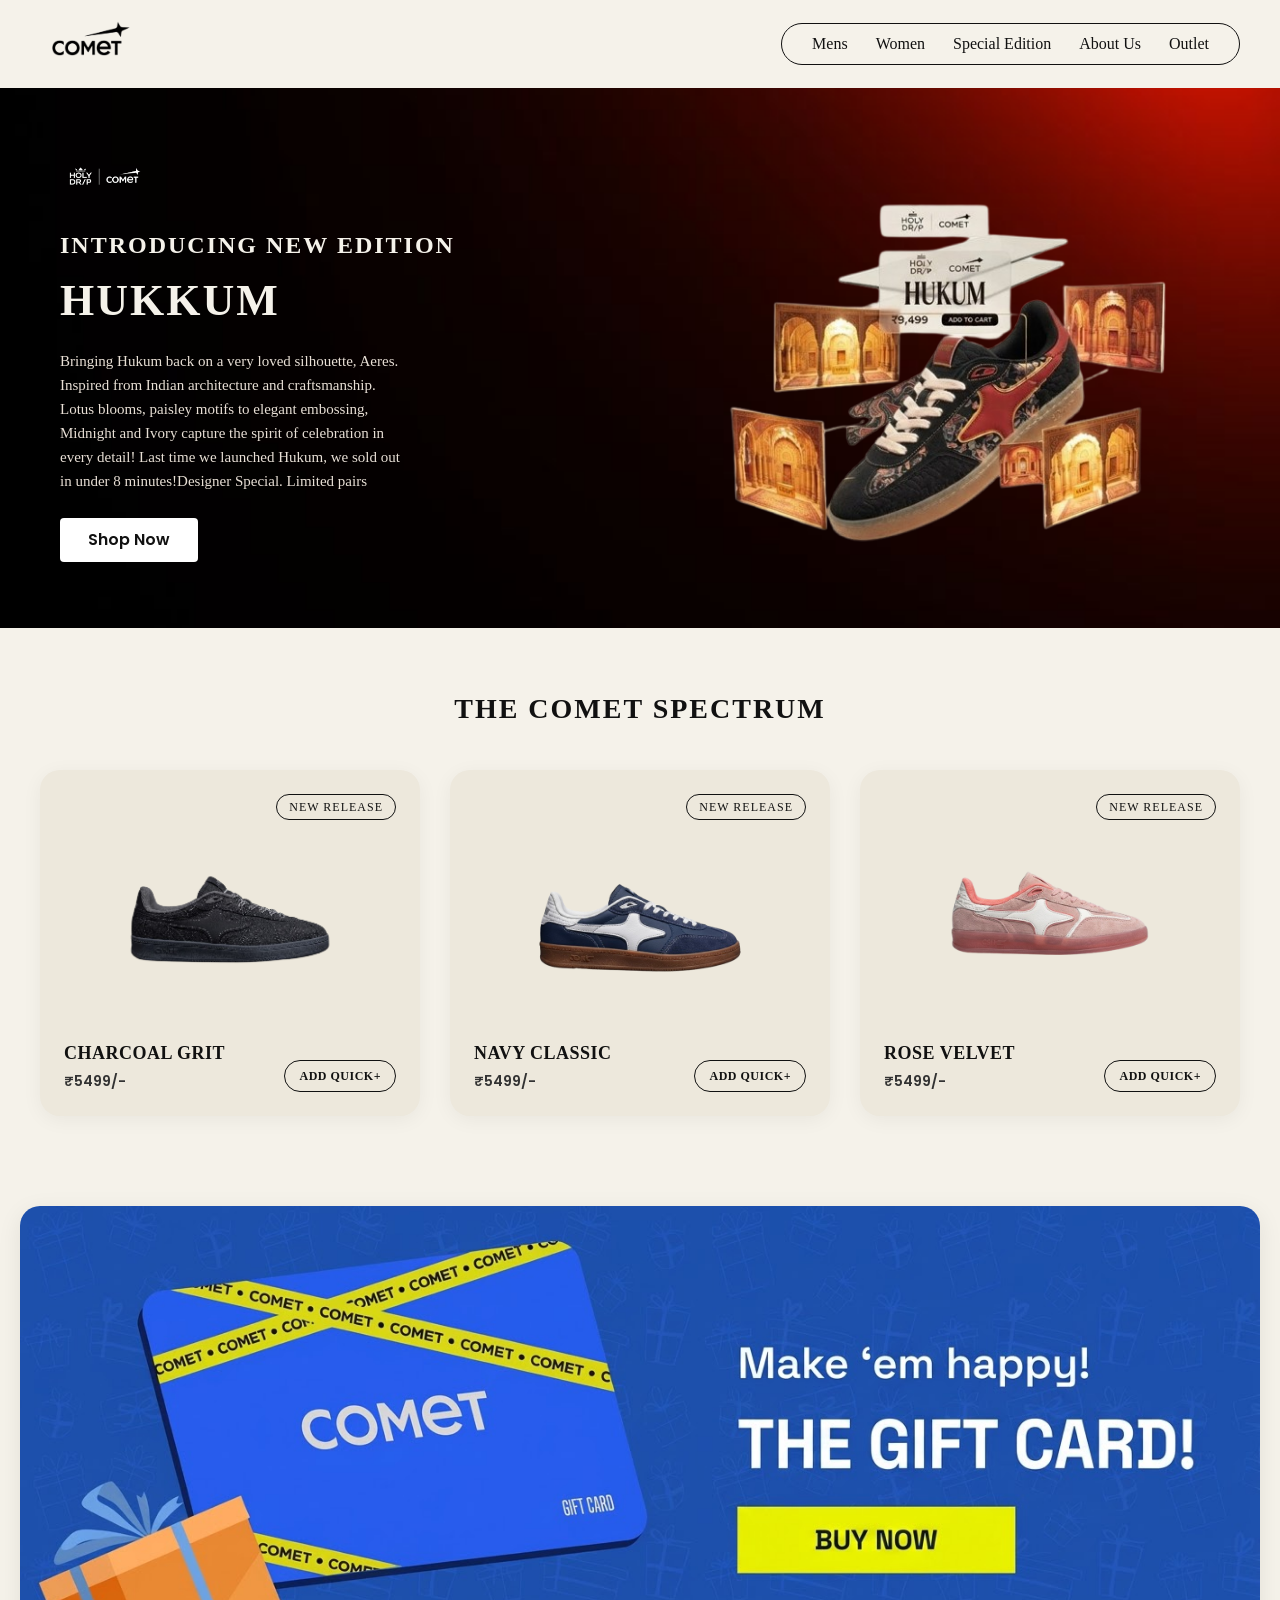
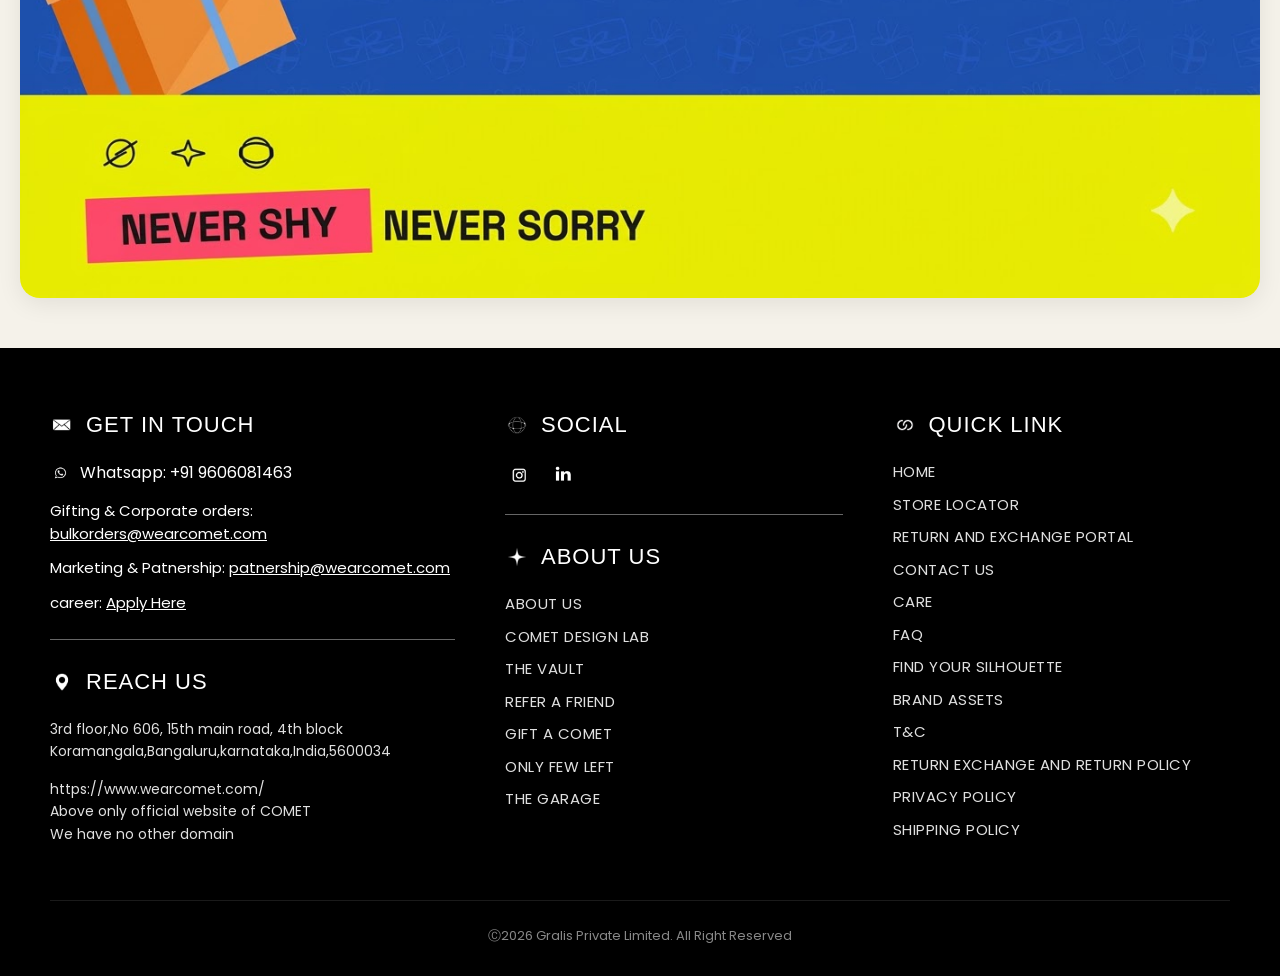
<file: index.html>
<!DOCTYPE html>
<html lang="en">
<head>
    <title>COMET - Never Shy, Never Sorry | Premium Footwear</title>
    
    <link rel="preconnect" href="https://fonts.googleapis.com">
    <link rel="preconnect" href="https://fonts.gstatic.com" crossorigin>
    <link href="https://fonts.googleapis.com/css2?family=Poppins:wght@400;500;600;700&family=Raleway:wght@400;500;600;700&display=swap" rel="stylesheet">
    
    <link rel="stylesheet" href="css/style.css">
</head>
<body>

    <header class="site-header">
        <div class="header-container">
            <a href="index.html" class="site-logo">
                <img src="images of comet/8b25b1e9570306f356c2cb9752175e42-removebg-preview.png" alt="COMET Logo">
            </a>
            <nav class="site-nav-pill">
                <a href="mens.html">Mens</a>
                <a href="women.html">Women</a>
                <a href="special-edition.html">Special Edition</a>
                <a href="about.html">About Us</a>
                <a href="outlet.html">Outlet</a>
            </nav>
        </div>
    </header>

    <section class="hero-banner">
        <div class="hero-content">
            <div class="hero-text">
                <div class="hero-subbrand">
                    <img src="images of comet/6ae3b7d3-7312-4130-9e22-61df5ea3f199-removebg-preview.png" alt="Holy Drip Comet">
                </div>
                <h2 class="hero-subtitle">INTRODUCING NEW EDITION</h2>
                <h1 class="hero-title">HUKKUM</h1>
                <p class="hero-description">
                    Bringing Hukum back on a very loved silhouette, Aeres.<br>
                    Inspired from Indian architecture and craftsmanship.<br>
                    Lotus blooms, paisley motifs to elegant embossing,<br>
                    Midnight and Ivory capture the spirit of celebration in<br>
                    every detail! Last time we launched Hukum, we sold out<br>
                    in under 8 minutes!Designer Special. Limited pairs
                </p>
                <a href="special-edition.html" class="shop-button">Shop Now</a>
            </div>
            <div class="hero-image-wrap">
                <img src="images of comet/f234cc98-1ab5-4716-bc20-b6852c169af82-removebg-preview.png" alt="Hukum Aeres Footwear">
            </div>
        </div>
    </section>

    <section class="spectrum-section">
        <h2 class="section-heading">THE COMET SPECTRUM</h2>
        <div class="spectrum-grid">

            <article class="spectrum-card">
                <div class="card-top-badge">
                    <span class="release-pill">NEW RELEASE</span>
                </div>
                <img src="images of comet/Edit_shoe_posture_with_shadow_20261017215130-removebg-preview.png" alt="Charcoal Grit Shoe" class="spectrum-shoe-img">
                <div class="spectrum-card-bottom">
                    <div class="spectrum-product-info">
                        <h3>CHARCOAL GRIT</h3>
                        <div class="price">₹5499/-</div>
                    </div>
                    <a href="#" class="add-quick-pill">ADD QUICK+</a>
                </div>
            </article>

            <article class="spectrum-card">
                <div class="card-top-badge">
                    <span class="release-pill">NEW RELEASE</span>
                </div>
                <img src="images of comet/Screenshot_2026-10-17_215141.png_20261017230557-removebg-preview.png" alt="Navy Classic Shoe" class="spectrum-shoe-img">
                <div class="spectrum-card-bottom">
                    <div class="spectrum-product-info">
                        <h3>NAVY CLASSIC</h3>
                        <div class="price">₹5499/-</div>
                    </div>
                    <a href="#" class="add-quick-pill">ADD QUICK+</a>
                </div>
            </article>

            <article class="spectrum-card">
                <div class="card-top-badge">
                    <span class="release-pill">NEW RELEASE</span>
                </div>
                <img src="images of comet/Screenshot_2026-10-17_215151.png_20261017230551-removebg-preview.png" alt="Rose Velvet Shoe" class="spectrum-shoe-img">
                <div class="spectrum-card-bottom">
                    <div class="spectrum-product-info">
                        <h3>ROSE VELVET</h3>
                        <div class="price">₹5499/-</div>
                    </div>
                    <a href="#" class="add-quick-pill">ADD QUICK+</a>
                </div>
            </article>

        </div>
    </section>

    <div class="wide-banner">
        <img src="images of comet/mens/Screenshot_2026-10-19_003227.png_20261019004645.jpg" alt="Make 'em Happy - The Gift Card">
    </div>

    <footer class="site-footer">
        <div class="footer-columns">

            <div class="footer-column">
                <div class="footer-col-header">
                    <img src="images of comet/dd03e586a6092e3eca9c7bbaea506a3c-removebg-preview.png" alt="Email Icon">
                    <h3>GET IN TOUCH</h3>
                </div>
                <div class="footer-info-block">
                    <div class="whatsapp-row">
                        <img src="images of comet/mens/7758ab132ce7fb81cf8831da082b1df1-removebg-preview.png" alt="WhatsApp Icon">
                        <span>Whatsapp: +91 9606081463</span>
                    </div>
                    <div class="footer-link-item">
                        Gifting &amp; Corporate orders: <span class="underlined">bulkorders@wearcomet.com</span>
                    </div>
                    <div class="footer-link-item">
                        Marketing &amp; Patnership: <span class="underlined">patnership@wearcomet.com</span>
                    </div>
                    <div class="footer-link-item">
                        career: <span class="underlined">Apply Here</span>
                    </div>
                </div>

                <hr class="footer-divider">

                <div class="footer-col-header">
                    <img src="images of comet/6cd795455341ba39f6067f410418b400-removebg-preview.png" alt="Location Icon">
                    <h3>REACH US</h3>
                </div>
                <p class="reach-address">
                    3rd floor,No 606, 15th main road, 4th block<br>
                    Koramangala,Bangaluru,karnataka,India,5600034
                </p>
                <p class="reach-domain">
                    https://www.wearcomet.com/<br>
                    Above only official website of COMET<br>
                    We have no other domain
                </p>
            </div>

            <div class="footer-column">
                <div class="footer-col-header">
                    <img src="images of comet/0519cd1486717b6fccb2a3f6cd9bdcf8-removebg-preview.png" alt="Social Icon">
                    <h3>SOCIAL</h3>
                </div>
                <div class="social-icons-row">
                    <a href="#"><img src="images of comet/b729337927b71753f13f5e0a84363047-removebg-preview.png" alt="Instagram Icon"></a>
                    <a href="#"><img src="images of comet/8625d6c136b8c6d04919f26ff797059b-removebg-preview.png" alt="LinkedIn Icon"></a>
                </div>

                <hr class="footer-divider">

                <div class="footer-col-header">
                    <img src="images of comet/7a214f47b0da3ccd63d98f4866f82f4b-removebg-preview.png" alt="About Us Icon">
                    <h3>ABOUT US</h3>
                </div>
                <ul class="footer-links-list">
                    <li><a href="about.html">ABOUT US</a></li>
                    <li>COMET DESIGN LAB</li>
                    <li><a href="special-edition.html">THE VAULT</a></li>
                    <li>REFER A FRIEND</li>
                    <li>GIFT A COMET</li>
                    <li>ONLY FEW LEFT</li>
                    <li>THE GARAGE</li>
                </ul>
            </div>

            <div class="footer-column">
                <div class="footer-col-header">
                    <img src="images of comet/0c6911369379591f881eb3ef45bb2727-removebg-preview.png" alt="Quick Link Icon">
                    <h3>QUICK LINK</h3>
                </div>
                <ul class="footer-links-list">
                    <li><a href="index.html">HOME</a></li>
                    <li>STORE LOCATOR</li>
                    <li>RETURN AND EXCHANGE PORTAL</li>
                    <li>CONTACT US</li>
                    <li>CARE</li>
                    <li>FAQ</li>
                    <li>FIND YOUR SILHOUETTE</li>
                    <li>BRAND ASSETS</li>
                    <li>T&amp;C</li>
                    <li>RETURN EXCHANGE AND RETURN POLICY</li>
                    <li>PRIVACY POLICY</li>
                    <li>SHIPPING POLICY</li>
                </ul>
            </div>

        </div>

        <div class="footer-copyright">
            Ⓒ2026 Gralis Private Limited. All Right Reserved
        </div>
    </footer>

</body>
</html>
</file>
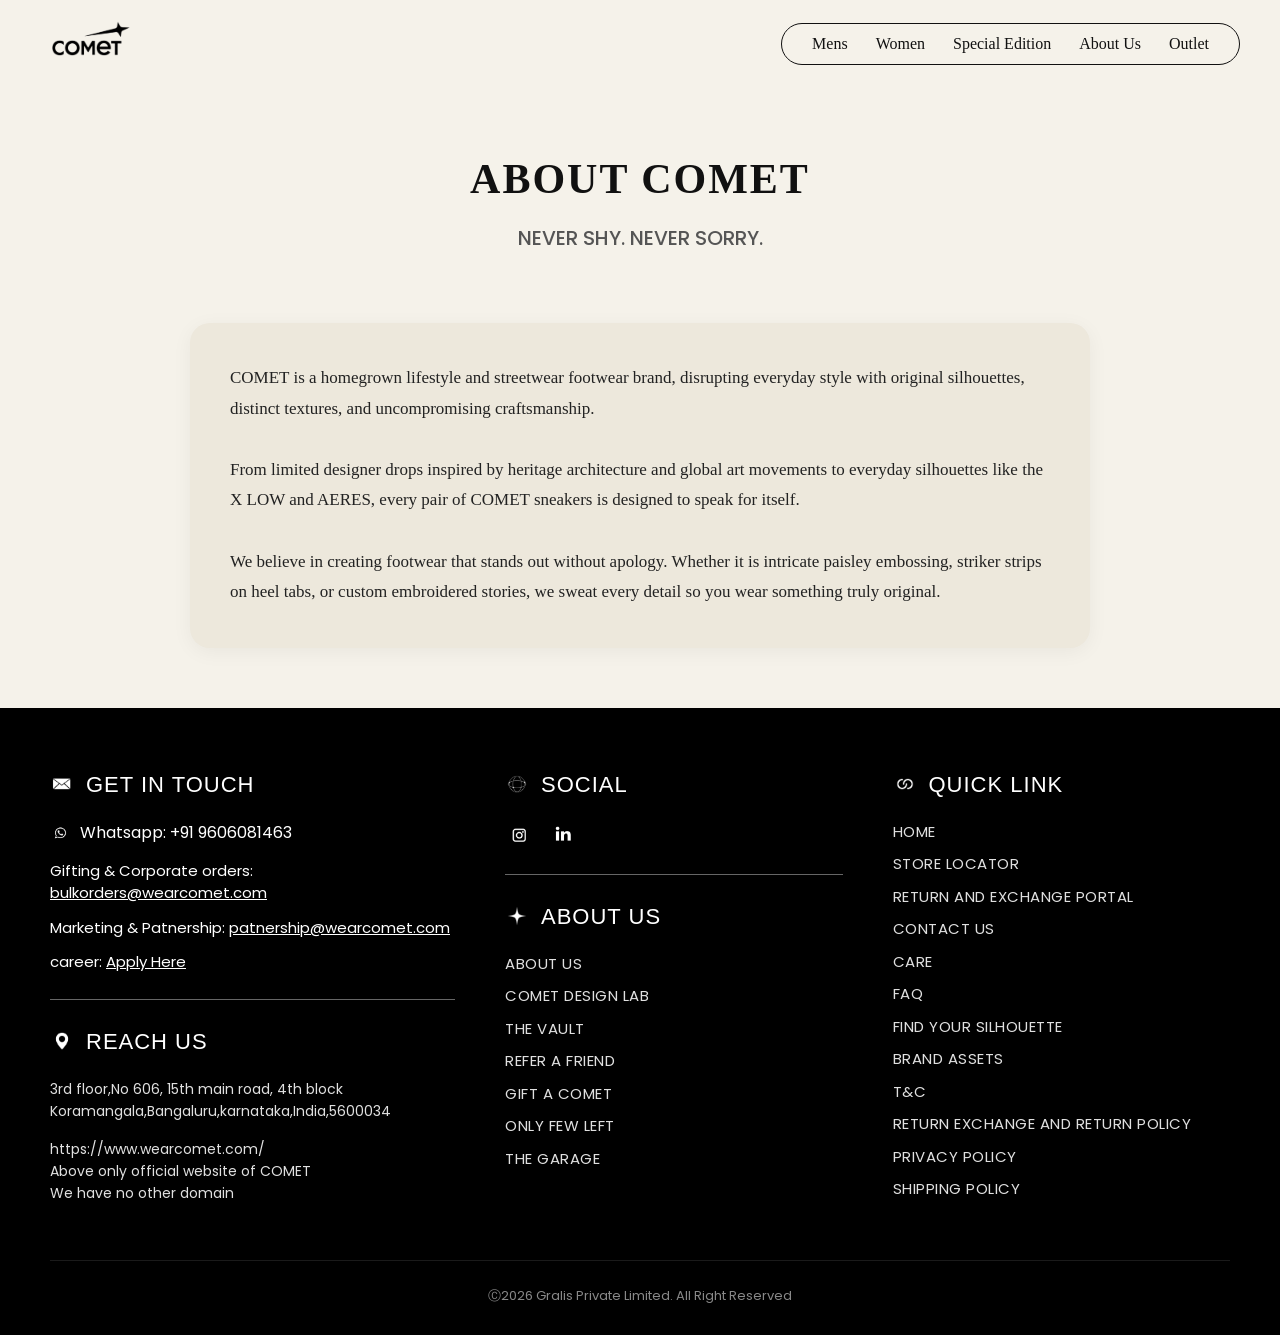
<file: about.html>
<!DOCTYPE html>
<html lang="en">
<head>
    <title>About Us - COMET</title>
    
    <link rel="preconnect" href="https://fonts.googleapis.com">
    <link rel="preconnect" href="https://fonts.gstatic.com" crossorigin>
    <link href="https://fonts.googleapis.com/css2?family=Poppins:wght@400;500;600;700&family=Raleway:wght@400;500;600;700&display=swap" rel="stylesheet">
    
    <link rel="stylesheet" href="css/style.css">
    <style>
        .about-hero {
            text-align: center;
            padding: 60px 20px 40px 20px;
            max-width: 900px;
            margin: 0 auto;
        }
        .about-hero h1 {
            font-family: 'Georgia', serif;
            font-size: 42px;
            letter-spacing: 2px;
            margin-bottom: 12px;
            text-transform: uppercase;
        }
        .about-hero h3 {
            font-family: 'Poppins', sans-serif;
            font-size: 20px;
            color: #555555;
            font-weight: 500;
            margin-bottom: 30px;
        }
        .about-content-card {
            background-color: #EDE8DC;
            border-radius: 20px;
            padding: 40px;
            max-width: 900px;
            margin: 0 auto 60px auto;
            box-shadow: 0 4px 20px rgba(0,0,0,0.05);
            font-family: 'Georgia', serif;
            font-size: 17px;
            line-height: 1.8;
            color: #222222;
        }
    </style>
</head>
<body>

    <header class="site-header">
        <div class="header-container">
            <a href="index.html" class="site-logo">
                <img src="images of comet/8b25b1e9570306f356c2cb9752175e42-removebg-preview.png" alt="COMET Logo">
            </a>
            <nav class="site-nav-pill">
                <a href="mens.html">Mens</a>
                <a href="women.html">Women</a>
                <a href="special-edition.html">Special Edition</a>
                <a href="about.html">About Us</a>
                <a href="outlet.html">Outlet</a>
            </nav>
        </div>
    </header>

    <main>
        <section class="about-hero">
            <h1>ABOUT COMET</h1>
            <h3>NEVER SHY. NEVER SORRY.</h3>
        </section>

        <section class="about-content-card">
            <p>
                COMET is a homegrown lifestyle and streetwear footwear brand, disrupting everyday style with original silhouettes, distinct textures, and uncompromising craftsmanship.
            </p>
            <br>
            <p>
                From limited designer drops inspired by heritage architecture and global art movements to everyday silhouettes like the X LOW and AERES, every pair of COMET sneakers is designed to speak for itself.
            </p>
            <br>
            <p>
                We believe in creating footwear that stands out without apology. Whether it is intricate paisley embossing, striker strips on heel tabs, or custom embroidered stories, we sweat every detail so you wear something truly original.
            </p>
        </section>
    </main>

    <footer class="site-footer">
        <div class="footer-columns">

            <div class="footer-column">
                <div class="footer-col-header">
                    <img src="images of comet/dd03e586a6092e3eca9c7bbaea506a3c-removebg-preview.png" alt="Email Icon">
                    <h3>GET IN TOUCH</h3>
                </div>
                <div class="footer-info-block">
                    <div class="whatsapp-row">
                        <img src="images of comet/mens/7758ab132ce7fb81cf8831da082b1df1-removebg-preview.png" alt="WhatsApp Icon">
                        <span>Whatsapp: +91 9606081463</span>
                    </div>
                    <div class="footer-link-item">
                        Gifting &amp; Corporate orders: <span class="underlined">bulkorders@wearcomet.com</span>
                    </div>
                    <div class="footer-link-item">
                        Marketing &amp; Patnership: <span class="underlined">patnership@wearcomet.com</span>
                    </div>
                    <div class="footer-link-item">
                        career: <span class="underlined">Apply Here</span>
                    </div>
                </div>

                <hr class="footer-divider">

                <div class="footer-col-header">
                    <img src="images of comet/6cd795455341ba39f6067f410418b400-removebg-preview.png" alt="Location Icon">
                    <h3>REACH US</h3>
                </div>
                <p class="reach-address">
                    3rd floor,No 606, 15th main road, 4th block<br>
                    Koramangala,Bangaluru,karnataka,India,5600034
                </p>
                <p class="reach-domain">
                    https://www.wearcomet.com/<br>
                    Above only official website of COMET<br>
                    We have no other domain
                </p>
            </div>

            <div class="footer-column">
                <div class="footer-col-header">
                    <img src="images of comet/0519cd1486717b6fccb2a3f6cd9bdcf8-removebg-preview.png" alt="Social Icon">
                    <h3>SOCIAL</h3>
                </div>
                <div class="social-icons-row">
                    <a href="#"><img src="images of comet/b729337927b71753f13f5e0a84363047-removebg-preview.png" alt="Instagram Icon"></a>
                    <a href="#"><img src="images of comet/8625d6c136b8c6d04919f26ff797059b-removebg-preview.png" alt="LinkedIn Icon"></a>
                </div>

                <hr class="footer-divider">

                <div class="footer-col-header">
                    <img src="images of comet/7a214f47b0da3ccd63d98f4866f82f4b-removebg-preview.png" alt="About Us Icon">
                    <h3>ABOUT US</h3>
                </div>
                <ul class="footer-links-list">
                    <li>ABOUT US</li>
                    <li>COMET DESIGN LAB</li>
                    <li>THE VAULT</li>
                    <li>REFER A FRIEND</li>
                    <li>GIFT A COMET</li>
                    <li>ONLY FEW LEFT</li>
                    <li>THE GARAGE</li>
                </ul>
            </div>

            <div class="footer-column">
                <div class="footer-col-header">
                    <img src="images of comet/0c6911369379591f881eb3ef45bb2727-removebg-preview.png" alt="Quick Link Icon">
                    <h3>QUICK LINK</h3>
                </div>
                <ul class="footer-links-list">
                    <li>HOME</li>
                    <li>STORE LOCATOR</li>
                    <li>RETURN AND EXCHANGE PORTAL</li>
                    <li>CONTACT US</li>
                    <li>CARE</li>
                    <li>FAQ</li>
                    <li>FIND YOUR SILHOUETTE</li>
                    <li>BRAND ASSETS</li>
                    <li>T&amp;C</li>
                    <li>RETURN EXCHANGE AND RETURN POLICY</li>
                    <li>PRIVACY POLICY</li>
                    <li>SHIPPING POLICY</li>
                </ul>
            </div>

        </div>

        <div class="footer-copyright">
            Ⓒ2026 Gralis Private Limited. All Right Reserved
        </div>
    </footer>

</body>
</html>
</file>
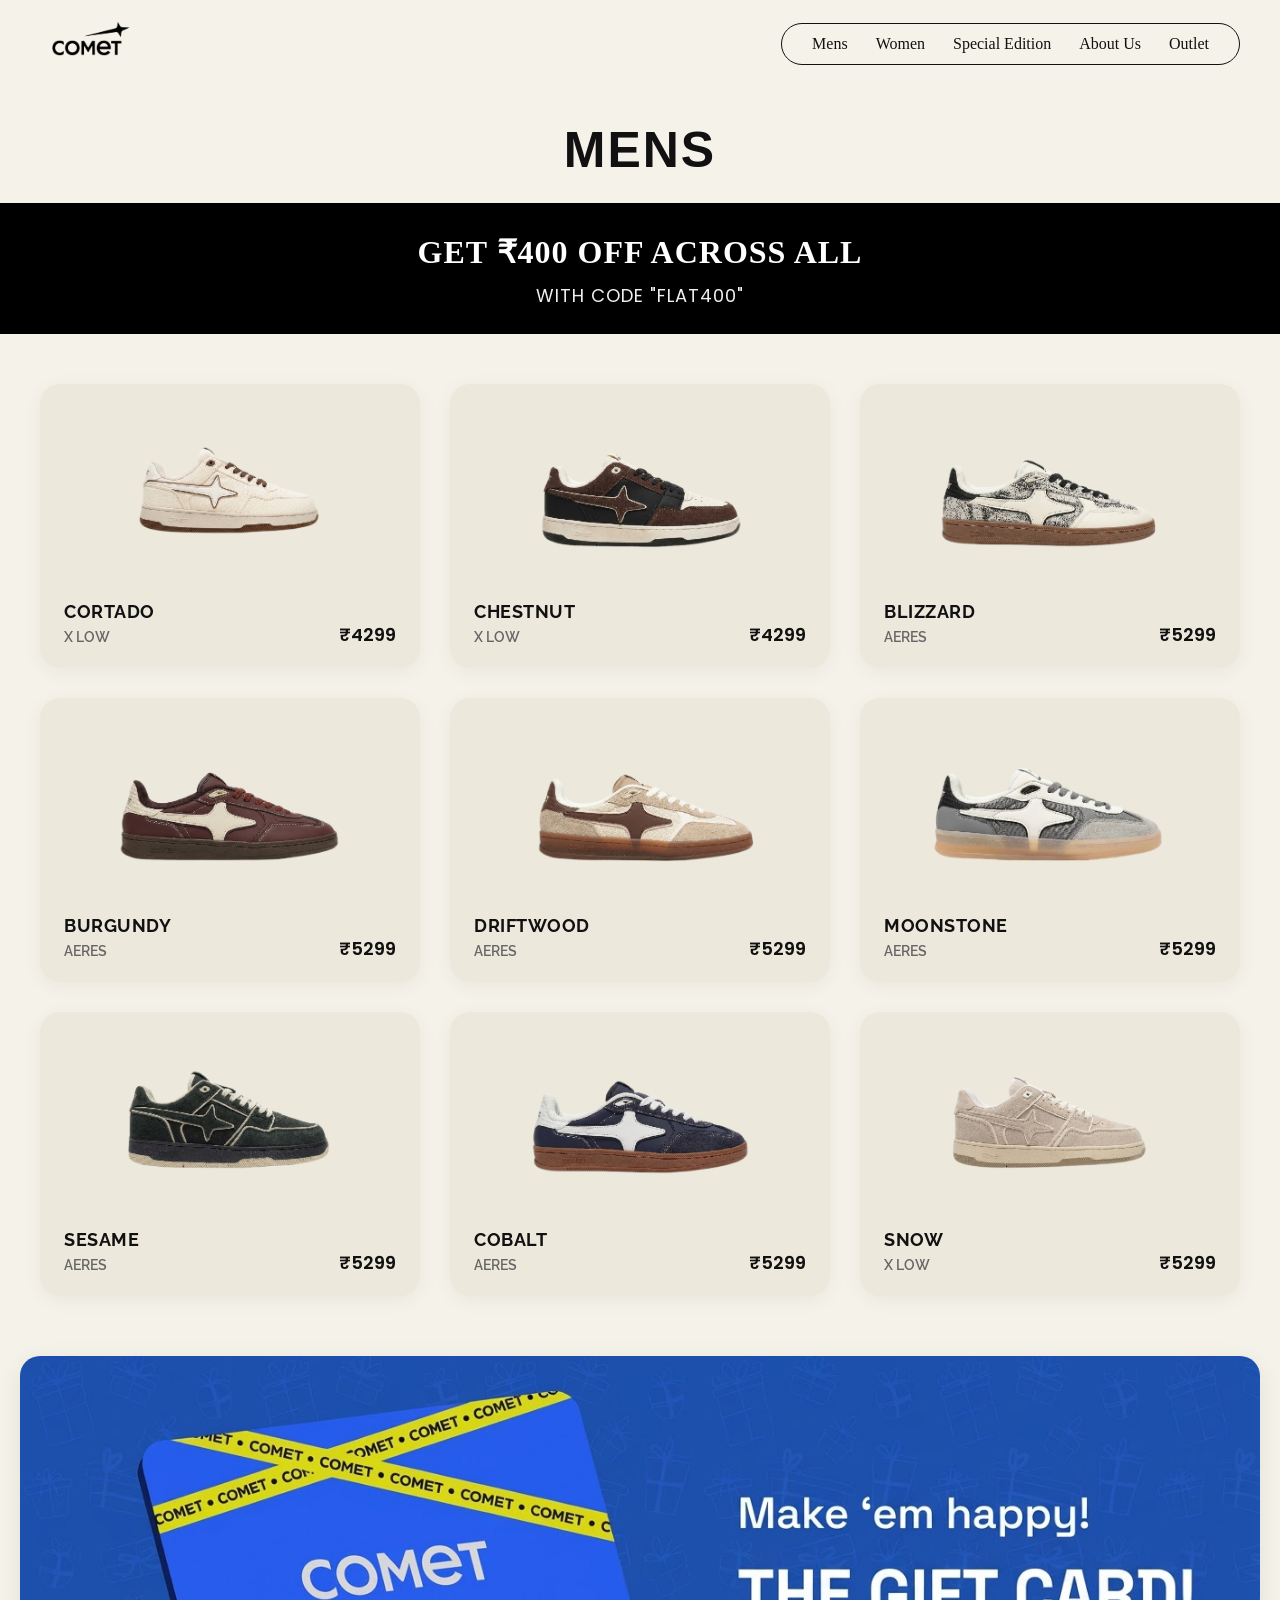
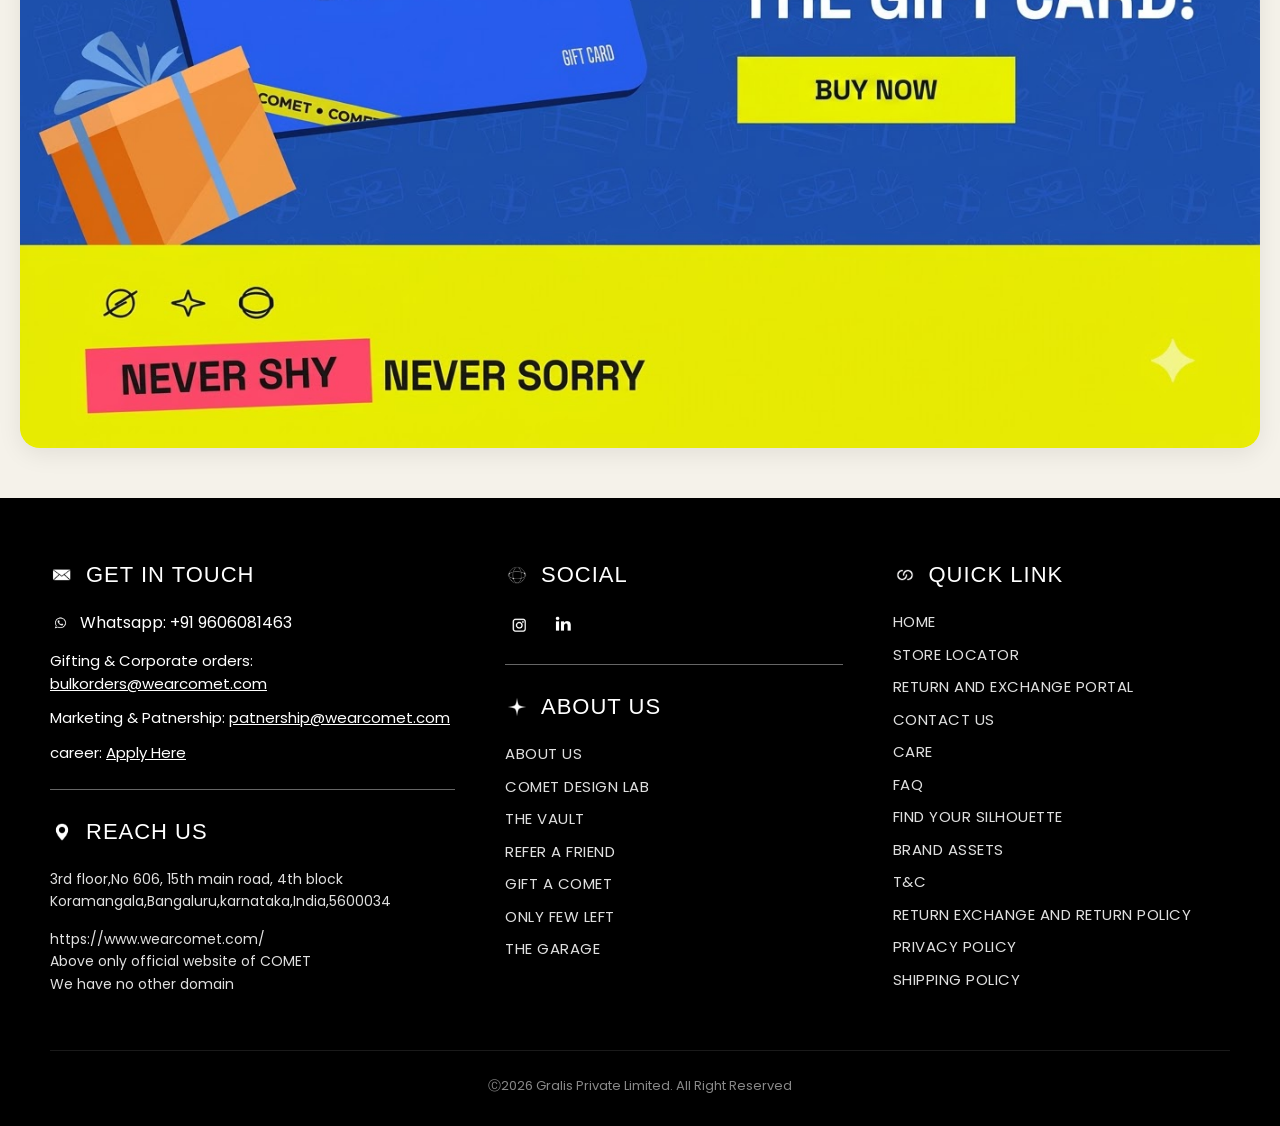
<file: mens comet.html>
<!DOCTYPE html>
<html lang="en">
<head>
    <title>COMET - Men's Footwear Collection</title>
    
    <link rel="preconnect" href="https://fonts.googleapis.com">
    <link rel="preconnect" href="https://fonts.gstatic.com" crossorigin>
    <link href="https://fonts.googleapis.com/css2?family=Poppins:wght@400;500;600;700&family=Raleway:wght@400;500;600;700&display=swap" rel="stylesheet">
    
    <link rel="stylesheet" href="css/style.css">
</head>
<body>

    <header class="site-header">
        <div class="header-container">
            <a href="index.html" class="site-logo">
                <img src="images of comet/8b25b1e9570306f356c2cb9752175e42-removebg-preview.png" alt="COMET Logo">
            </a>
            <nav class="site-nav-pill">
                <a href="mens.html">Mens</a>
                <a href="women.html">Women</a>
                <a href="special-edition.html">Special Edition</a>
                <a href="about.html">About Us</a>
                <a href="outlet.html">Outlet</a>
            </nav>
        </div>
    </header>

    <h1 class="mens-title">MENS</h1>

    <div class="promo-black-banner">
        <h2>GET ₹400 OFF ACROSS ALL</h2>
        <p>WITH CODE "FLAT400"</p>
    </div>

    <main class="mens-grid">

        <article class="mens-card">
            <img src="images of comet/mens/Screenshot_2026-10-18_203004.png_20261018204712-removebg-preview.png" alt="Cortado X Low" class="mens-shoe-img">
            <div class="mens-card-info">
                <div class="mens-card-name">
                    <h3>CORTADO</h3>
                    <div class="silhouette">X LOW</div>
                </div>
                <div class="mens-card-price">₹4299</div>
            </div>
        </article>

        <article class="mens-card">
            <img src="images of comet/mens/Screenshot_2026-10-18_203252.png_20261018204500-removebg-preview.png" alt="Chestnut X Low" class="mens-shoe-img">
            <div class="mens-card-info">
                <div class="mens-card-name">
                    <h3>CHESTNUT</h3>
                    <div class="silhouette">X LOW</div>
                </div>
                <div class="mens-card-price">₹4299</div>
            </div>
        </article>

        <article class="mens-card">
            <img src="images of comet/mens/Screenshot_2026-10-18_203308.png_20261018204435-removebg-preview.png" alt="Blizzard Aeres" class="mens-shoe-img">
            <div class="mens-card-info">
                <div class="mens-card-name">
                    <h3>BLIZZARD</h3>
                    <div class="silhouette">AERES</div>
                </div>
                <div class="mens-card-price">₹5299</div>
            </div>
        </article>

        <article class="mens-card">
            <img src="images of comet/mens/Screenshot_2026-10-18_203616.png_20261018204832-removebg-preview.png" alt="Burgundy Aeres" class="mens-shoe-img">
            <div class="mens-card-info">
                <div class="mens-card-name">
                    <h3>BURGUNDY</h3>
                    <div class="silhouette">AERES</div>
                </div>
                <div class="mens-card-price">₹5299</div>
            </div>
        </article>

        <article class="mens-card">
            <img src="images of comet/mens/Screenshot_2026-10-18_203629.png_20261018204722-removebg-preview.png" alt="Driftwood Aeres" class="mens-shoe-img">
            <div class="mens-card-info">
                <div class="mens-card-name">
                    <h3>DRIFTWOOD</h3>
                    <div class="silhouette">AERES</div>
                </div>
                <div class="mens-card-price">₹5299</div>
            </div>
        </article>

        <article class="mens-card">
            <img src="images of comet/mens/Screenshot_2026-10-18_203640.png_20261018204716-removebg-preview.png" alt="Moonstone Aeres" class="mens-shoe-img">
            <div class="mens-card-info">
                <div class="mens-card-name">
                    <h3>MOONSTONE</h3>
                    <div class="silhouette">AERES</div>
                </div>
                <div class="mens-card-price">₹5299</div>
            </div>
        </article>

        <article class="mens-card">
            <img src="images of comet/mens/Screenshot_2026-10-18_203650.png_20261018204720-removebg-preview.png" alt="Sesame Aeres" class="mens-shoe-img">
            <div class="mens-card-info">
                <div class="mens-card-name">
                    <h3>SESAME</h3>
                    <div class="silhouette">AERES</div>
                </div>
                <div class="mens-card-price">₹5299</div>
            </div>
        </article>

        <article class="mens-card">
            <img src="images of comet/mens/Screenshot_2026-10-18_203732.png_20261018204709-removebg-preview.png" alt="Cobalt Aeres" class="mens-shoe-img">
            <div class="mens-card-info">
                <div class="mens-card-name">
                    <h3>COBALT</h3>
                    <div class="silhouette">AERES</div>
                </div>
                <div class="mens-card-price">₹5299</div>
            </div>
        </article>

        <article class="mens-card">
            <img src="images of comet/mens/Screenshot_2026-10-18_203716.png_20261018204504-removebg-preview.png" alt="Snow X Low" class="mens-shoe-img">
            <div class="mens-card-info">
                <div class="mens-card-name">
                    <h3>SNOW</h3>
                    <div class="silhouette">X LOW</div>
                </div>
                <div class="mens-card-price">₹5299</div>
            </div>
        </article>

    </main>

    <div class="mens-wide-banner">
        <img src="images of comet/mens/Screenshot_2026-10-19_003227.png_20261019004645.jpg" alt="Make 'em Happy - The Gift Card">
    </div>

    <footer class="site-footer">
        <div class="footer-columns">

            <div class="footer-column">
                <div class="footer-col-header">
                    <img src="images of comet/dd03e586a6092e3eca9c7bbaea506a3c-removebg-preview.png" alt="Email Icon">
                    <h3>GET IN TOUCH</h3>
                </div>
                <div class="footer-info-block">
                    <div class="whatsapp-row">
                        <img src="images of comet/mens/7758ab132ce7fb81cf8831da082b1df1-removebg-preview.png" alt="WhatsApp Icon">
                        <span>Whatsapp: +91 9606081463</span>
                    </div>
                    <div class="footer-link-item">
                        Gifting &amp; Corporate orders: <span class="underlined">bulkorders@wearcomet.com</span>
                    </div>
                    <div class="footer-link-item">
                        Marketing &amp; Patnership: <span class="underlined">patnership@wearcomet.com</span>
                    </div>
                    <div class="footer-link-item">
                        career: <span class="underlined">Apply Here</span>
                    </div>
                </div>

                <hr class="footer-divider">

                <div class="footer-col-header">
                    <img src="images of comet/6cd795455341ba39f6067f410418b400-removebg-preview.png" alt="Location Icon">
                    <h3>REACH US</h3>
                </div>
                <p class="reach-address">
                    3rd floor,No 606, 15th main road, 4th block<br>
                    Koramangala,Bangaluru,karnataka,India,5600034
                </p>
                <p class="reach-domain">
                    https://www.wearcomet.com/<br>
                    Above only official website of COMET<br>
                    We have no other domain
                </p>
            </div>

            <div class="footer-column">
                <div class="footer-col-header">
                    <img src="images of comet/0519cd1486717b6fccb2a3f6cd9bdcf8-removebg-preview.png" alt="Social Icon">
                    <h3>SOCIAL</h3>
                </div>
                <div class="social-icons-row">
                    <a href="#"><img src="images of comet/b729337927b71753f13f5e0a84363047-removebg-preview.png" alt="Instagram Icon"></a>
                    <a href="#"><img src="images of comet/8625d6c136b8c6d04919f26ff797059b-removebg-preview.png" alt="LinkedIn Icon"></a>
                </div>

                <hr class="footer-divider">

                <div class="footer-col-header">
                    <img src="images of comet/7a214f47b0da3ccd63d98f4866f82f4b-removebg-preview.png" alt="About Us Icon">
                    <h3>ABOUT US</h3>
                </div>
                <ul class="footer-links-list">
                    <li><a href="about.html">ABOUT US</a></li>
                    <li>COMET DESIGN LAB</li>
                    <li><a href="special-edition.html">THE VAULT</a></li>
                    <li>REFER A FRIEND</li>
                    <li>GIFT A COMET</li>
                    <li>ONLY FEW LEFT</li>
                    <li>THE GARAGE</li>
                </ul>
            </div>

            <div class="footer-column">
                <div class="footer-col-header">
                    <img src="images of comet/0c6911369379591f881eb3ef45bb2727-removebg-preview.png" alt="Quick Link Icon">
                    <h3>QUICK LINK</h3>
                </div>
                <ul class="footer-links-list">
                    <li><a href="index.html">HOME</a></li>
                    <li>STORE LOCATOR</li>
                    <li>RETURN AND EXCHANGE PORTAL</li>
                    <li>CONTACT US</li>
                    <li>CARE</li>
                    <li>FAQ</li>
                    <li>FIND YOUR SILHOUETTE</li>
                    <li>BRAND ASSETS</li>
                    <li>T&amp;C</li>
                    <li>RETURN EXCHANGE AND RETURN POLICY</li>
                    <li>PRIVACY POLICY</li>
                    <li>SHIPPING POLICY</li>
                </ul>
            </div>

        </div>

        <div class="footer-copyright">
            Ⓒ2026 Gralis Private Limited. All Right Reserved
        </div>
    </footer>

</body>
</html>
</file>
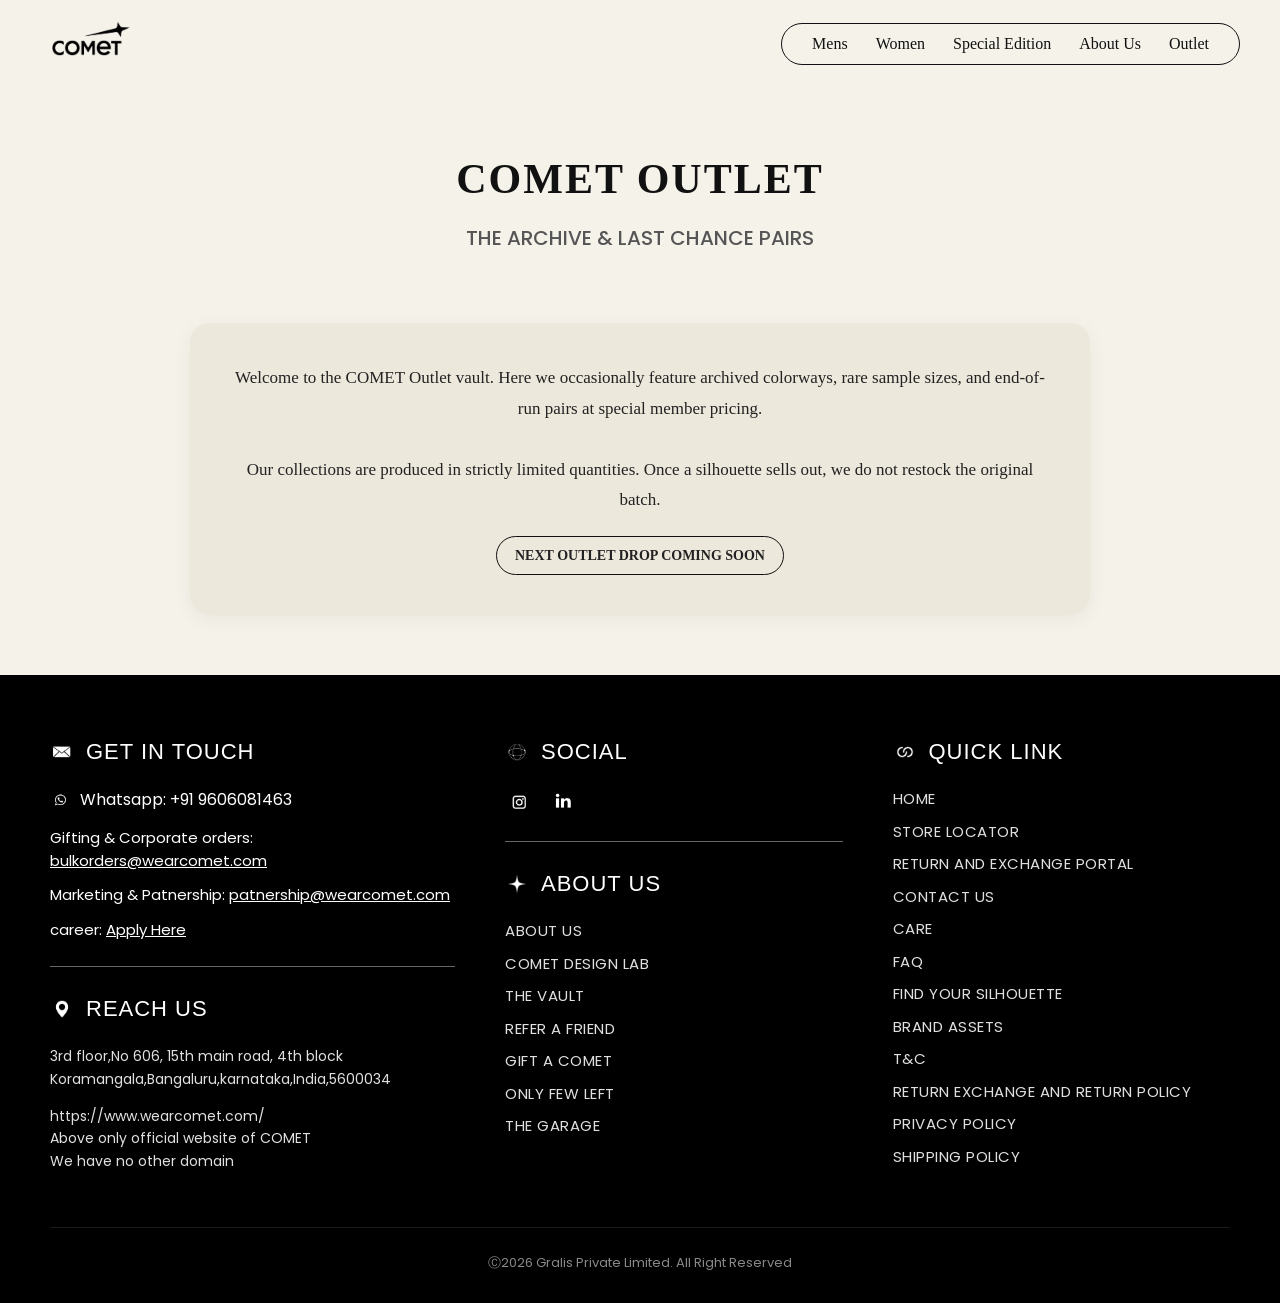
<file: outlet.html>
<!DOCTYPE html>
<html lang="en">
<head>
    <title>Outlet - COMET Archive & Final Pairs</title>
    
    <link rel="preconnect" href="https://fonts.googleapis.com">
    <link rel="preconnect" href="https://fonts.gstatic.com" crossorigin>
    <link href="https://fonts.googleapis.com/css2?family=Poppins:wght@400;500;600;700&family=Raleway:wght@400;500;600;700&display=swap" rel="stylesheet">
    
    <link rel="stylesheet" href="css/style.css">
    <style>
        .outlet-hero {
            text-align: center;
            padding: 60px 20px 40px 20px;
            max-width: 900px;
            margin: 0 auto;
        }
        .outlet-hero h1 {
            font-family: 'Georgia', serif;
            font-size: 42px;
            letter-spacing: 2px;
            margin-bottom: 12px;
            text-transform: uppercase;
        }
        .outlet-hero h3 {
            font-family: 'Poppins', sans-serif;
            font-size: 20px;
            color: #555555;
            font-weight: 500;
            margin-bottom: 30px;
        }
        .outlet-content-card {
            background-color: #EDE8DC;
            border-radius: 20px;
            padding: 40px;
            max-width: 900px;
            margin: 0 auto 60px auto;
            box-shadow: 0 4px 20px rgba(0,0,0,0.05);
            text-align: center;
            font-family: 'Georgia', serif;
            font-size: 17px;
            line-height: 1.8;
            color: #222222;
        }
        .outlet-content-card .tag {
            display: inline-block;
            border: 1px solid #111;
            border-radius: 999px;
            padding: 6px 18px;
            font-size: 14px;
            font-weight: 600;
            margin-top: 20px;
        }
    </style>
</head>
<body>

    <header class="site-header">
        <div class="header-container">
            <a href="index.html" class="site-logo">
                <img src="images of comet/8b25b1e9570306f356c2cb9752175e42-removebg-preview.png" alt="COMET Logo">
            </a>
            <nav class="site-nav-pill">
                <a href="mens.html">Mens</a>
                <a href="women.html">Women</a>
                <a href="special-edition.html">Special Edition</a>
                <a href="about.html">About Us</a>
                <a href="outlet.html">Outlet</a>
            </nav>
        </div>
    </header>

    <main>
        <section class="outlet-hero">
            <h1>COMET OUTLET</h1>
            <h3>THE ARCHIVE &amp; LAST CHANCE PAIRS</h3>
        </section>

        <section class="outlet-content-card">
            <p>
                Welcome to the COMET Outlet vault. Here we occasionally feature archived colorways, rare sample sizes, and end-of-run pairs at special member pricing.
            </p>
            <br>
            <p>
                Our collections are produced in strictly limited quantities. Once a silhouette sells out, we do not restock the original batch.
            </p>
            <div class="tag">NEXT OUTLET DROP COMING SOON</div>
        </section>
    </main>

    <footer class="site-footer">
        <div class="footer-columns">

            <div class="footer-column">
                <div class="footer-col-header">
                    <img src="images of comet/dd03e586a6092e3eca9c7bbaea506a3c-removebg-preview.png" alt="Email Icon">
                    <h3>GET IN TOUCH</h3>
                </div>
                <div class="footer-info-block">
                    <div class="whatsapp-row">
                        <img src="images of comet/mens/7758ab132ce7fb81cf8831da082b1df1-removebg-preview.png" alt="WhatsApp Icon">
                        <span>Whatsapp: +91 9606081463</span>
                    </div>
                    <div class="footer-link-item">
                        Gifting &amp; Corporate orders: <span class="underlined">bulkorders@wearcomet.com</span>
                    </div>
                    <div class="footer-link-item">
                        Marketing &amp; Patnership: <span class="underlined">patnership@wearcomet.com</span>
                    </div>
                    <div class="footer-link-item">
                        career: <span class="underlined">Apply Here</span>
                    </div>
                </div>

                <hr class="footer-divider">

                <div class="footer-col-header">
                    <img src="images of comet/6cd795455341ba39f6067f410418b400-removebg-preview.png" alt="Location Icon">
                    <h3>REACH US</h3>
                </div>
                <p class="reach-address">
                    3rd floor,No 606, 15th main road, 4th block<br>
                    Koramangala,Bangaluru,karnataka,India,5600034
                </p>
                <p class="reach-domain">
                    https://www.wearcomet.com/<br>
                    Above only official website of COMET<br>
                    We have no other domain
                </p>
            </div>

            <div class="footer-column">
                <div class="footer-col-header">
                    <img src="images of comet/0519cd1486717b6fccb2a3f6cd9bdcf8-removebg-preview.png" alt="Social Icon">
                    <h3>SOCIAL</h3>
                </div>
                <div class="social-icons-row">
                    <a href="#"><img src="images of comet/b729337927b71753f13f5e0a84363047-removebg-preview.png" alt="Instagram Icon"></a>
                    <a href="#"><img src="images of comet/8625d6c136b8c6d04919f26ff797059b-removebg-preview.png" alt="LinkedIn Icon"></a>
                </div>

                <hr class="footer-divider">

                <div class="footer-col-header">
                    <img src="images of comet/7a214f47b0da3ccd63d98f4866f82f4b-removebg-preview.png" alt="About Us Icon">
                    <h3>ABOUT US</h3>
                </div>
                <ul class="footer-links-list">
                    <li>ABOUT US</li>
                    <li>COMET DESIGN LAB</li>
                    <li>THE VAULT</li>
                    <li>REFER A FRIEND</li>
                    <li>GIFT A COMET</li>
                    <li>ONLY FEW LEFT</li>
                    <li>THE GARAGE</li>
                </ul>
            </div>

            <div class="footer-column">
                <div class="footer-col-header">
                    <img src="images of comet/0c6911369379591f881eb3ef45bb2727-removebg-preview.png" alt="Quick Link Icon">
                    <h3>QUICK LINK</h3>
                </div>
                <ul class="footer-links-list">
                    <li>HOME</li>
                    <li>STORE LOCATOR</li>
                    <li>RETURN AND EXCHANGE PORTAL</li>
                    <li>CONTACT US</li>
                    <li>CARE</li>
                    <li>FAQ</li>
                    <li>FIND YOUR SILHOUETTE</li>
                    <li>BRAND ASSETS</li>
                    <li>T&amp;C</li>
                    <li>RETURN EXCHANGE AND RETURN POLICY</li>
                    <li>PRIVACY POLICY</li>
                    <li>SHIPPING POLICY</li>
                </ul>
            </div>

        </div>

        <div class="footer-copyright">
            Ⓒ2026 Gralis Private Limited. All Right Reserved
        </div>
    </footer>

</body>
</html>
</file>
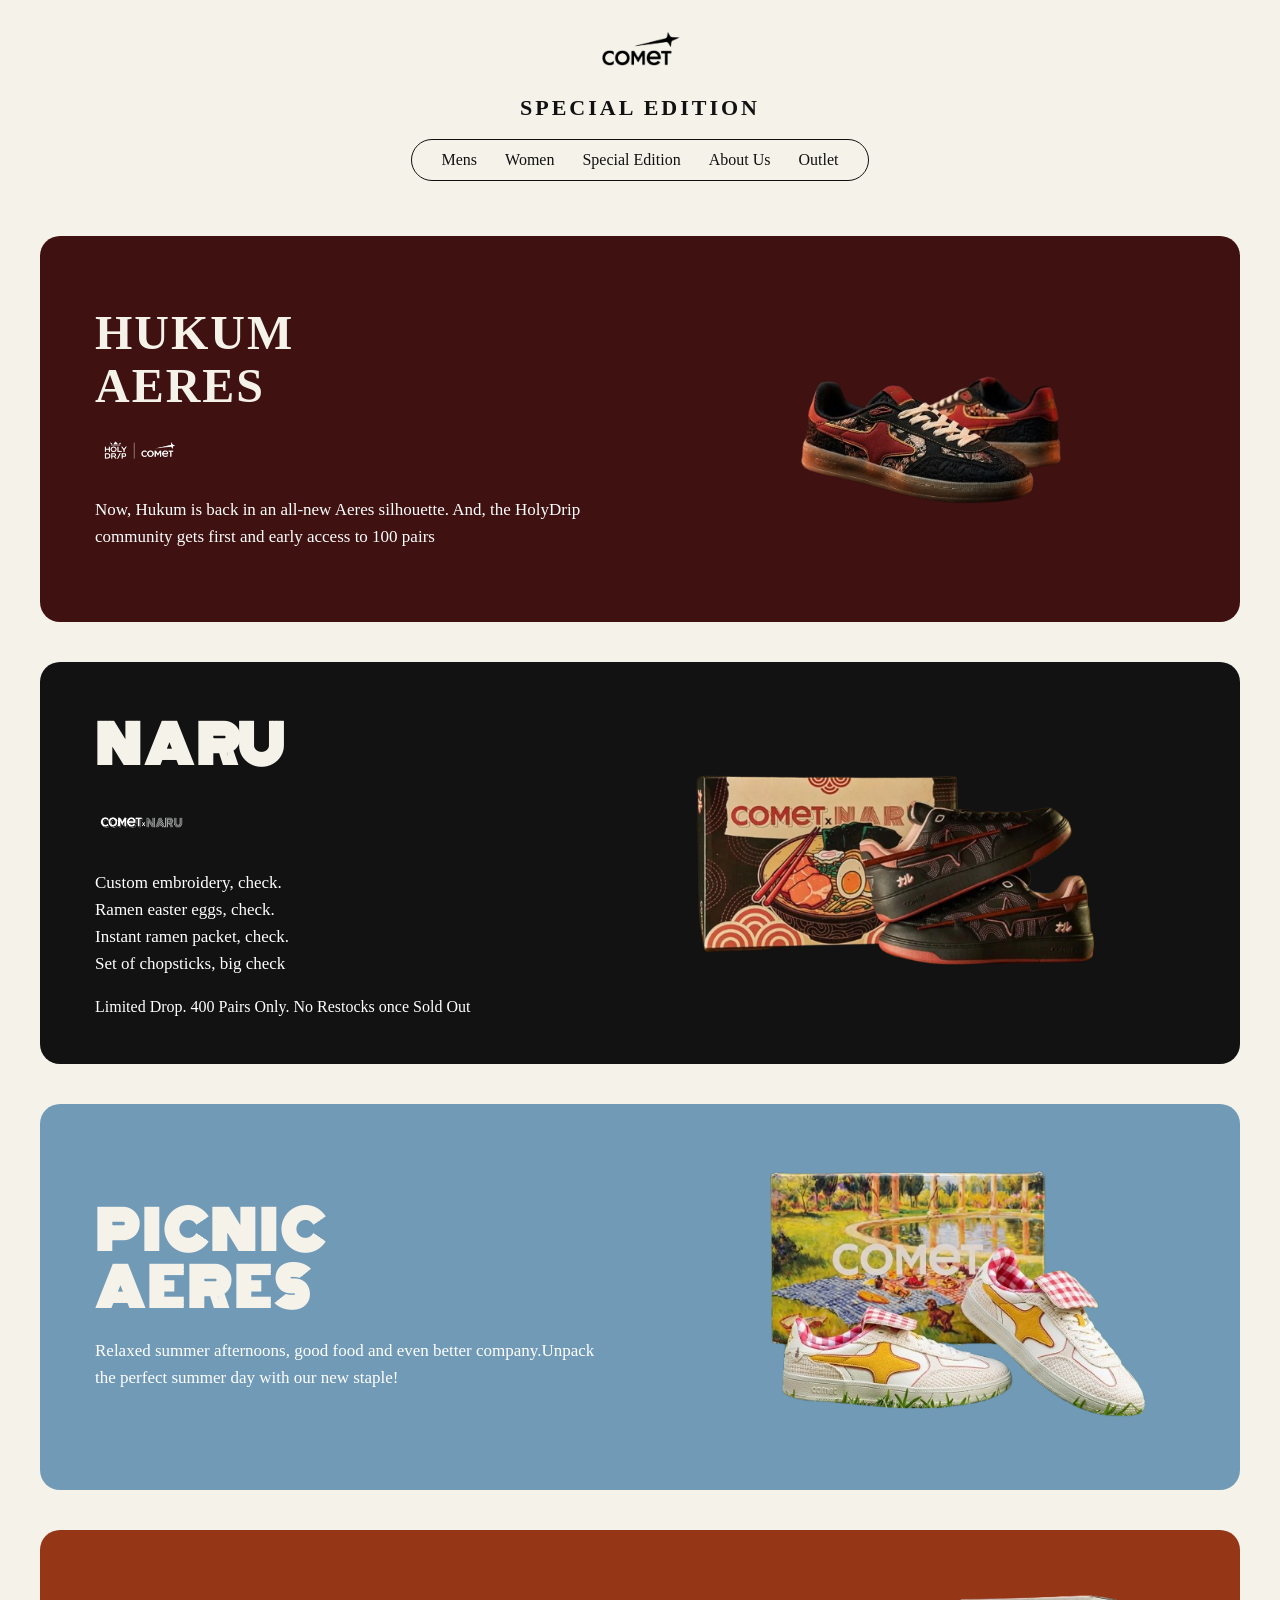
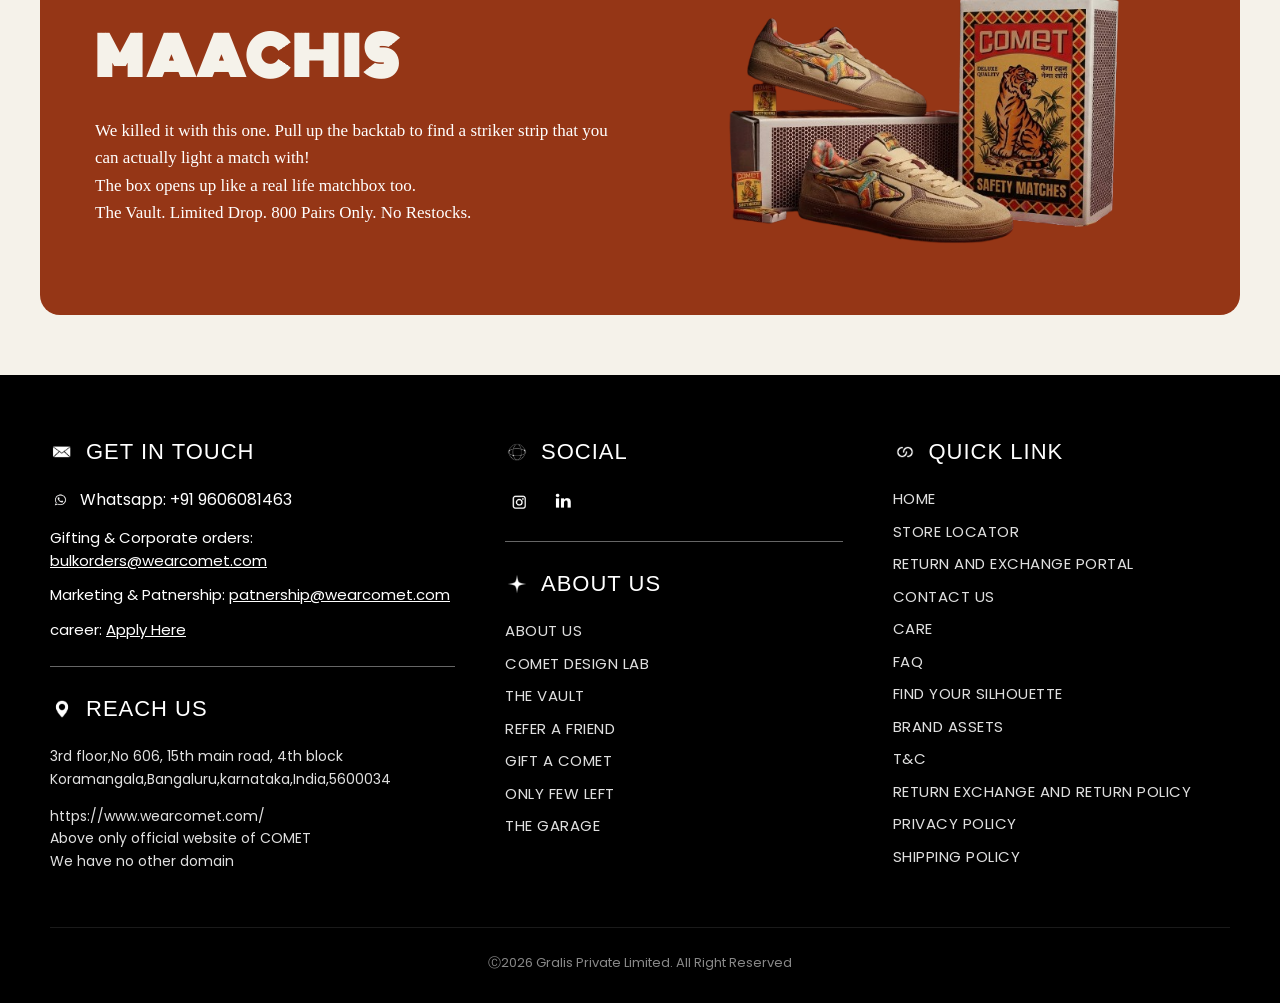
<file: special-edition.html>
<!DOCTYPE html>
<html lang="en">
<head>
    <title>COMET - Special Edition Collections</title>
    
    <link rel="preconnect" href="https://fonts.googleapis.com">
    <link rel="preconnect" href="https://fonts.gstatic.com" crossorigin>
    <link href="https://fonts.googleapis.com/css2?family=Monoton&family=Poppins:wght@400;500;600;700&family=Raleway:wght@400;500;600;700&display=swap" rel="stylesheet">
    
    <link rel="stylesheet" href="css/style.css">
</head>
<body>

    <header class="special-page-header">
        <a href="index.html" class="site-logo">
            <img src="images of comet/8b25b1e9570306f356c2cb9752175e42-removebg-preview.png" alt="COMET Logo">
        </a>
        <div class="special-edition-tag">SPECIAL EDITION</div>
        <div class="special-nav-container">
            <nav class="site-nav-pill">
                <a href="mens.html">Mens</a>
                <a href="women.html">Women</a>
                <a href="special-edition.html">Special Edition</a>
                <a href="about.html">About Us</a>
                <a href="outlet.html">Outlet</a>
            </nav>
        </div>
    </header>

    <main class="special-editions-list">

        <article class="special-card card-hukum">
            <div class="special-card-left">
                <h2 class="collection-heading">HUKUM<br>AERES</h2>
                <img src="images of comet/6ae3b7d3-7312-4130-9e22-61df5ea3f199-removebg-preview.png" alt="Holy Drip Comet Logo" class="partner-logo">
                <p class="collection-description">
                    Now, Hukum is back in an all-new Aeres silhouette. And, the HolyDrip community gets first and early access to 100 pairs
                </p>
            </div>
            <div class="special-card-right">
                <img src="images of comet/showcase_the_shoe_20261008190633-removebg-preview.png" alt="Hukum Aeres Footwear">
            </div>
        </article>

        <article class="special-card card-naru">
            <div class="special-card-left">
                <h2 class="monoton-heading">NARU</h2>
                <img src="images of comet/Enhance_logo_quality_20261008205309-removebg-preview.png" alt="Comet x Naru Logo" class="naru-logo">
                <p class="collection-description">
                    Custom embroidery, check.<br>
                    Ramen easter eggs, check.<br>
                    Instant ramen packet, check.<br>
                    Set of chopsticks, big check
                </p>
                <p class="drop-notice">Limited Drop. 400 Pairs Only. No Restocks once Sold Out</p>
            </div>
            <div class="special-card-right">
                <img src="images of comet/Screenshot_2026-10-08_202112-removebg-preview.png" alt="Comet x Naru Shoe and Packaging">
            </div>
        </article>

        <article class="special-card card-picnic">
            <div class="special-card-left">
                <h2 class="monoton-heading">PICNIC<br>AERES</h2>
                <p class="collection-description">
                    Relaxed summer afternoons, good food and even better company.Unpack the perfect summer day with our new staple!
                </p>
            </div>
            <div class="special-card-right">
                <img src="images of comet/Showcasing_shoes_and_packaging_20261008214951-removebg-preview.png" alt="Picnic Aeres Shoe and Packaging">
            </div>
        </article>

        <article class="special-card card-maachis">
            <div class="special-card-left">
                <h2 class="monoton-heading">MAACHIS</h2>
                <p class="collection-description">
                    We killed it with this one. Pull up the backtab to find a striker strip that you can actually light a match with!<br>
                    The box opens up like a real life matchbox too.<br>
                    The Vault. Limited Drop. 800 Pairs Only. No Restocks.
                </p>
            </div>
            <div class="special-card-right">
                <img src="images of comet/showcase_the_shoe_and_packaging_20261008231521-removebg-preview.png" alt="Maachis Shoe and Matchbox Packaging">
            </div>
        </article>

    </main>

    <footer class="site-footer">
        <div class="footer-columns">

            <div class="footer-column">
                <div class="footer-col-header">
                    <img src="images of comet/dd03e586a6092e3eca9c7bbaea506a3c-removebg-preview.png" alt="Email Icon">
                    <h3>GET IN TOUCH</h3>
                </div>
                <div class="footer-info-block">
                    <div class="whatsapp-row">
                        <img src="images of comet/mens/7758ab132ce7fb81cf8831da082b1df1-removebg-preview.png" alt="WhatsApp Icon">
                        <span>Whatsapp: +91 9606081463</span>
                    </div>
                    <div class="footer-link-item">
                        Gifting &amp; Corporate orders: <span class="underlined">bulkorders@wearcomet.com</span>
                    </div>
                    <div class="footer-link-item">
                        Marketing &amp; Patnership: <span class="underlined">patnership@wearcomet.com</span>
                    </div>
                    <div class="footer-link-item">
                        career: <span class="underlined">Apply Here</span>
                    </div>
                </div>

                <hr class="footer-divider">

                <div class="footer-col-header">
                    <img src="images of comet/6cd795455341ba39f6067f410418b400-removebg-preview.png" alt="Location Icon">
                    <h3>REACH US</h3>
                </div>
                <p class="reach-address">
                    3rd floor,No 606, 15th main road, 4th block<br>
                    Koramangala,Bangaluru,karnataka,India,5600034
                </p>
                <p class="reach-domain">
                    https://www.wearcomet.com/<br>
                    Above only official website of COMET<br>
                    We have no other domain
                </p>
            </div>

            <div class="footer-column">
                <div class="footer-col-header">
                    <img src="images of comet/0519cd1486717b6fccb2a3f6cd9bdcf8-removebg-preview.png" alt="Social Icon">
                    <h3>SOCIAL</h3>
                </div>
                <div class="social-icons-row">
                    <a href="#"><img src="images of comet/b729337927b71753f13f5e0a84363047-removebg-preview.png" alt="Instagram Icon"></a>
                    <a href="#"><img src="images of comet/8625d6c136b8c6d04919f26ff797059b-removebg-preview.png" alt="LinkedIn Icon"></a>
                </div>

                <hr class="footer-divider">

                <div class="footer-col-header">
                    <img src="images of comet/7a214f47b0da3ccd63d98f4866f82f4b-removebg-preview.png" alt="About Us Icon">
                    <h3>ABOUT US</h3>
                </div>
                <ul class="footer-links-list">
                    <li><a href="about.html">ABOUT US</a></li>
                    <li>COMET DESIGN LAB</li>
                    <li><a href="special-edition.html">THE VAULT</a></li>
                    <li>REFER A FRIEND</li>
                    <li>GIFT A COMET</li>
                    <li>ONLY FEW LEFT</li>
                    <li>THE GARAGE</li>
                </ul>
            </div>

            <div class="footer-column">
                <div class="footer-col-header">
                    <img src="images of comet/0c6911369379591f881eb3ef45bb2727-removebg-preview.png" alt="Quick Link Icon">
                    <h3>QUICK LINK</h3>
                </div>
                <ul class="footer-links-list">
                    <li><a href="index.html">HOME</a></li>
                    <li>STORE LOCATOR</li>
                    <li>RETURN AND EXCHANGE PORTAL</li>
                    <li>CONTACT US</li>
                    <li>CARE</li>
                    <li>FAQ</li>
                    <li>FIND YOUR SILHOUETTE</li>
                    <li>BRAND ASSETS</li>
                    <li>T&amp;C</li>
                    <li>RETURN EXCHANGE AND RETURN POLICY</li>
                    <li>PRIVACY POLICY</li>
                    <li>SHIPPING POLICY</li>
                </ul>
            </div>

        </div>

        <div class="footer-copyright">
            Ⓒ2026 Gralis Private Limited. All Right Reserved
        </div>
    </footer>

</body>
</html>
</file>
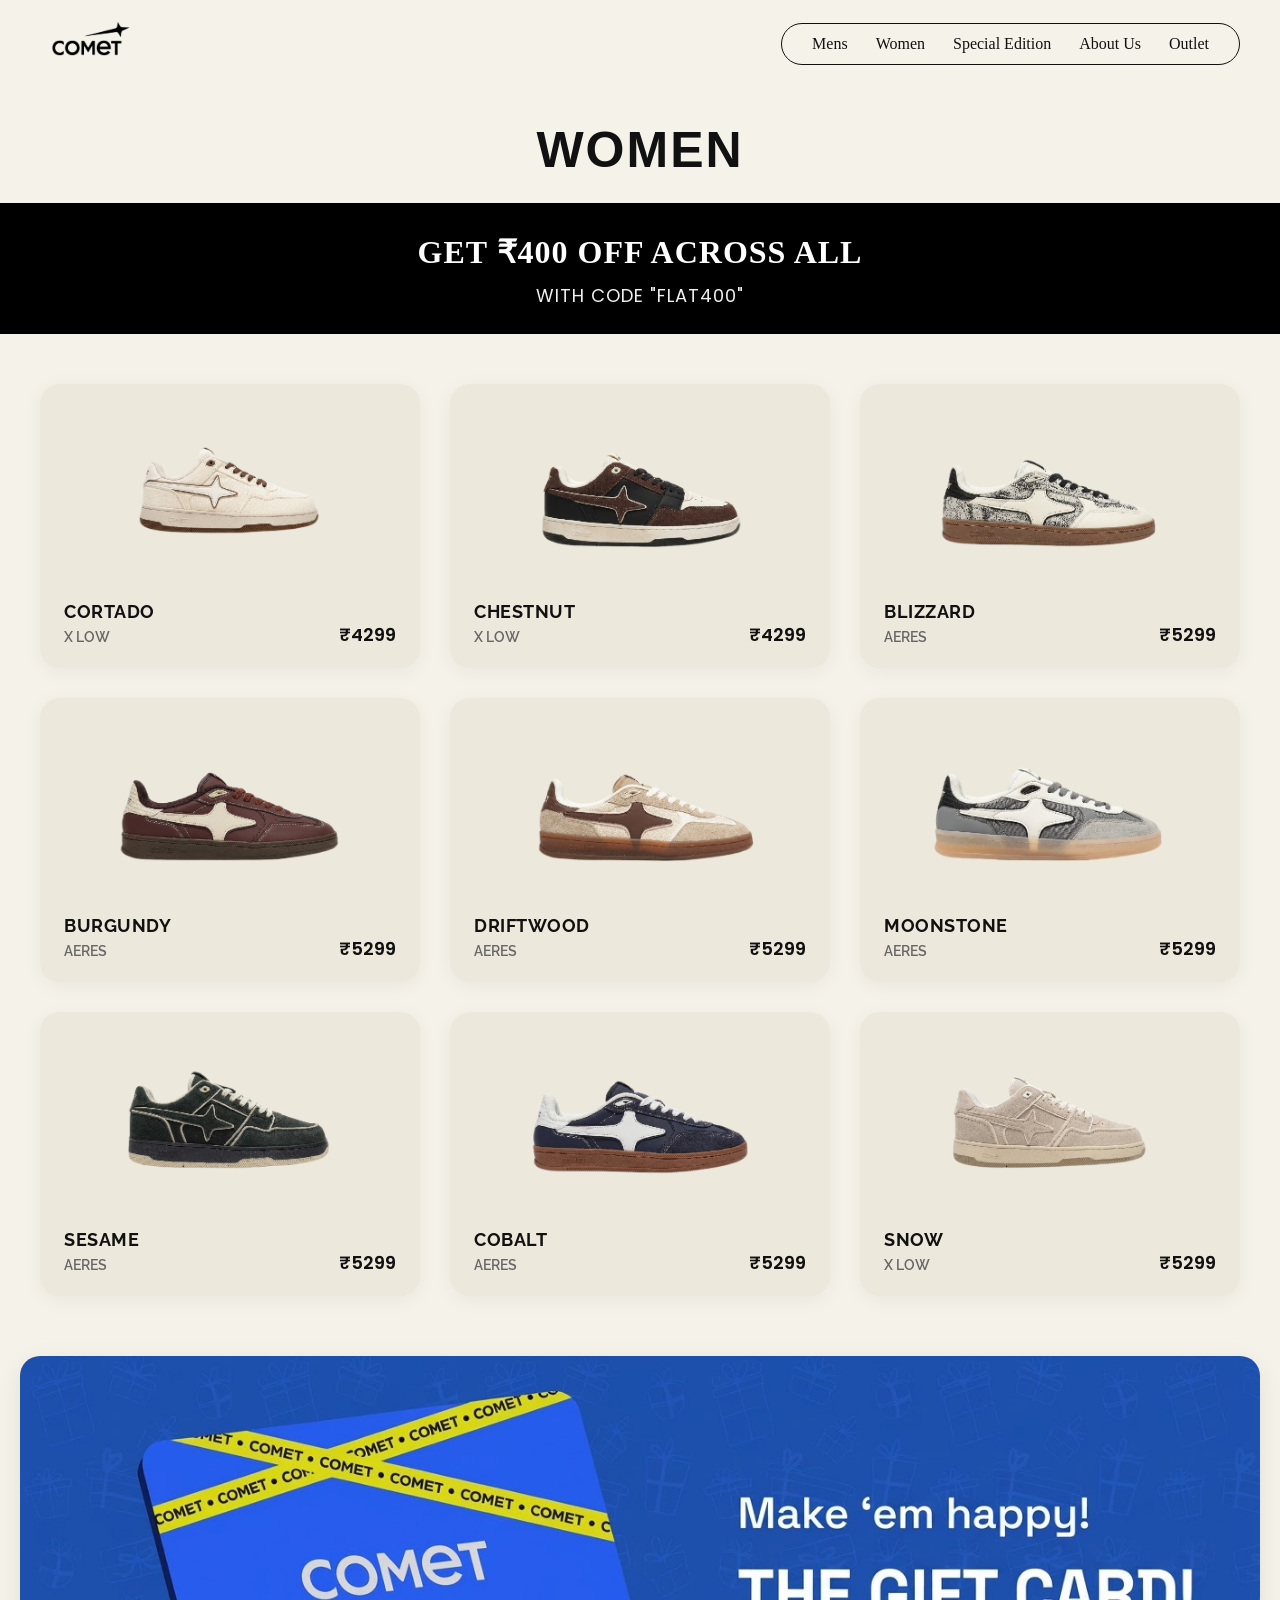
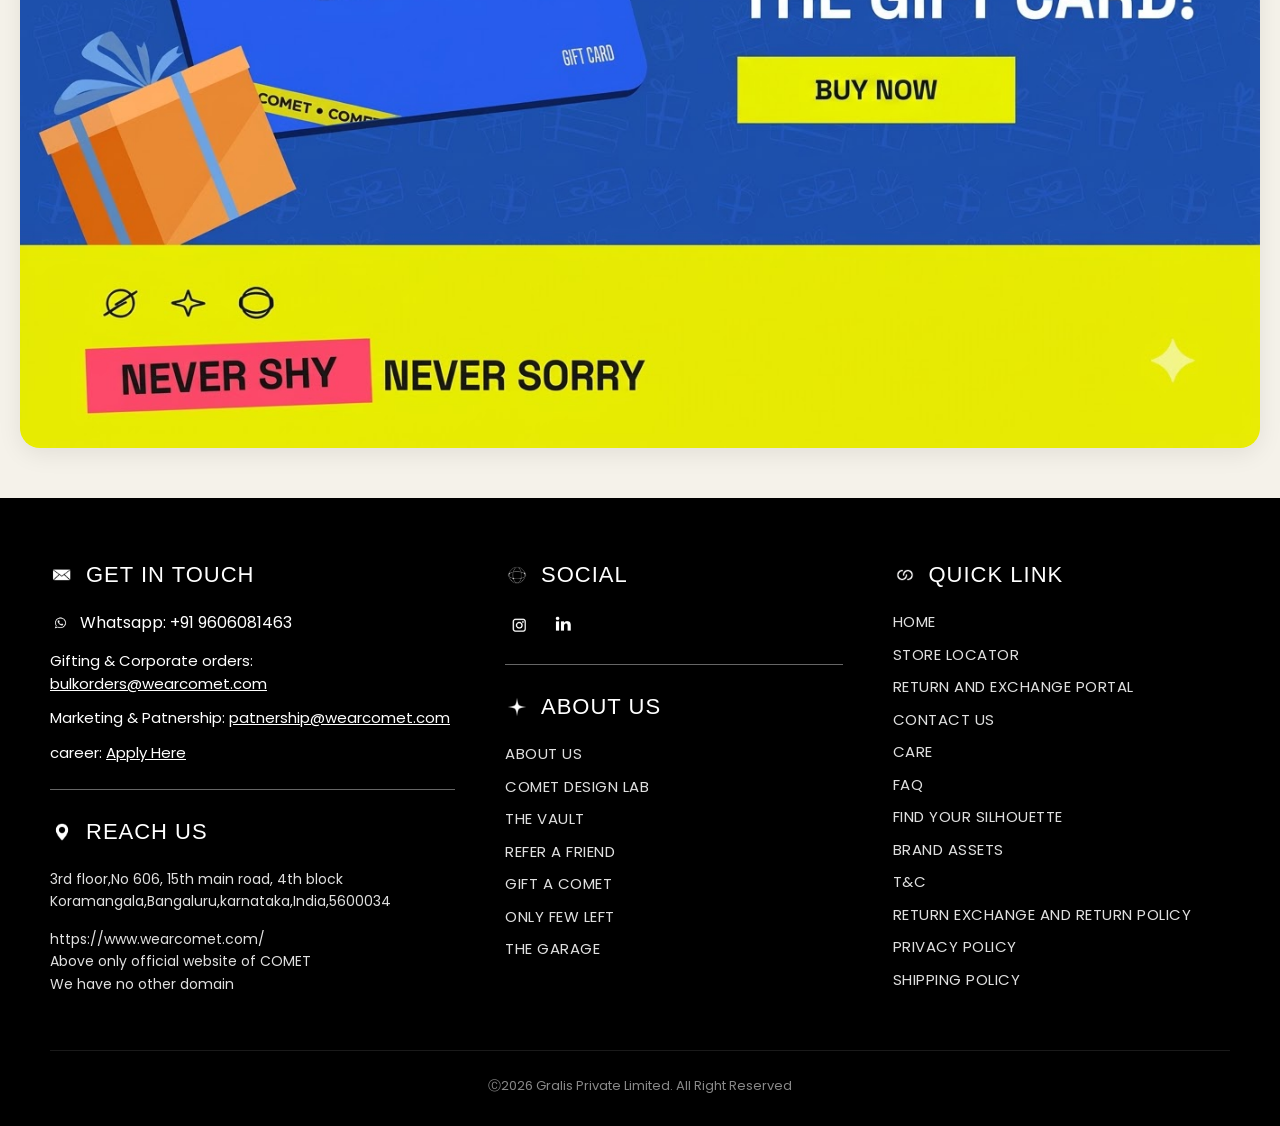
<file: women comet.html>
<!DOCTYPE html>
<html lang="en">
<head>
    <title>COMET - Women's Footwear Collection</title>
    
    <link rel="preconnect" href="https://fonts.googleapis.com">
    <link rel="preconnect" href="https://fonts.gstatic.com" crossorigin>
    <link href="https://fonts.googleapis.com/css2?family=Poppins:wght@400;500;600;700&family=Raleway:wght@400;500;600;700&display=swap" rel="stylesheet">
    
    <link rel="stylesheet" href="css/style.css">
</head>
<body>

    <header class="site-header">
        <div class="header-container">
            <a href="index.html" class="site-logo">
                <img src="images of comet/8b25b1e9570306f356c2cb9752175e42-removebg-preview.png" alt="COMET Logo">
            </a>
            <nav class="site-nav-pill">
                <a href="mens.html">Mens</a>
                <a href="women.html">Women</a>
                <a href="special-edition.html">Special Edition</a>
                <a href="about.html">About Us</a>
                <a href="outlet.html">Outlet</a>
            </nav>
        </div>
    </header>

    <h1 class="womens-title">WOMEN</h1>

    <div class="promo-black-banner">
        <h2>GET ₹400 OFF ACROSS ALL</h2>
        <p>WITH CODE "FLAT400"</p>
    </div>

    <main class="mens-grid">

        <article class="mens-card">
            <img src="images of comet/mens/Screenshot_2026-10-18_203004.png_20261018204712-removebg-preview.png" alt="Cortado X Low" class="mens-shoe-img">
            <div class="mens-card-info">
                <div class="mens-card-name">
                    <h3>CORTADO</h3>
                    <div class="silhouette">X LOW</div>
                </div>
                <div class="mens-card-price">₹4299</div>
            </div>
        </article>

        <article class="mens-card">
            <img src="images of comet/mens/Screenshot_2026-10-18_203252.png_20261018204500-removebg-preview.png" alt="Chestnut X Low" class="mens-shoe-img">
            <div class="mens-card-info">
                <div class="mens-card-name">
                    <h3>CHESTNUT</h3>
                    <div class="silhouette">X LOW</div>
                </div>
                <div class="mens-card-price">₹4299</div>
            </div>
        </article>

        <article class="mens-card">
            <img src="images of comet/mens/Screenshot_2026-10-18_203308.png_20261018204435-removebg-preview.png" alt="Blizzard Aeres" class="mens-shoe-img">
            <div class="mens-card-info">
                <div class="mens-card-name">
                    <h3>BLIZZARD</h3>
                    <div class="silhouette">AERES</div>
                </div>
                <div class="mens-card-price">₹5299</div>
            </div>
        </article>

        <article class="mens-card">
            <img src="images of comet/mens/Screenshot_2026-10-18_203616.png_20261018204832-removebg-preview.png" alt="Burgundy Aeres" class="mens-shoe-img">
            <div class="mens-card-info">
                <div class="mens-card-name">
                    <h3>BURGUNDY</h3>
                    <div class="silhouette">AERES</div>
                </div>
                <div class="mens-card-price">₹5299</div>
            </div>
        </article>

        <article class="mens-card">
            <img src="images of comet/mens/Screenshot_2026-10-18_203629.png_20261018204722-removebg-preview.png" alt="Driftwood Aeres" class="mens-shoe-img">
            <div class="mens-card-info">
                <div class="mens-card-name">
                    <h3>DRIFTWOOD</h3>
                    <div class="silhouette">AERES</div>
                </div>
                <div class="mens-card-price">₹5299</div>
            </div>
        </article>

        <article class="mens-card">
            <img src="images of comet/mens/Screenshot_2026-10-18_203640.png_20261018204716-removebg-preview.png" alt="Moonstone Aeres" class="mens-shoe-img">
            <div class="mens-card-info">
                <div class="mens-card-name">
                    <h3>MOONSTONE</h3>
                    <div class="silhouette">AERES</div>
                </div>
                <div class="mens-card-price">₹5299</div>
            </div>
        </article>

        <article class="mens-card">
            <img src="images of comet/mens/Screenshot_2026-10-18_203650.png_20261018204720-removebg-preview.png" alt="Sesame Aeres" class="mens-shoe-img">
            <div class="mens-card-info">
                <div class="mens-card-name">
                    <h3>SESAME</h3>
                    <div class="silhouette">AERES</div>
                </div>
                <div class="mens-card-price">₹5299</div>
            </div>
        </article>

        <article class="mens-card">
            <img src="images of comet/mens/Screenshot_2026-10-18_203732.png_20261018204709-removebg-preview.png" alt="Cobalt Aeres" class="mens-shoe-img">
            <div class="mens-card-info">
                <div class="mens-card-name">
                    <h3>COBALT</h3>
                    <div class="silhouette">AERES</div>
                </div>
                <div class="mens-card-price">₹5299</div>
            </div>
        </article>

        <article class="mens-card">
            <img src="images of comet/mens/Screenshot_2026-10-18_203716.png_20261018204504-removebg-preview.png" alt="Snow X Low" class="mens-shoe-img">
            <div class="mens-card-info">
                <div class="mens-card-name">
                    <h3>SNOW</h3>
                    <div class="silhouette">X LOW</div>
                </div>
                <div class="mens-card-price">₹5299</div>
            </div>
        </article>

    </main>

    <div class="mens-wide-banner">
        <img src="images of comet/mens/Screenshot_2026-10-19_003227.png_20261019004645.jpg" alt="Make 'em Happy - The Gift Card">
    </div>

    <footer class="site-footer">
        <div class="footer-columns">

            <div class="footer-column">
                <div class="footer-col-header">
                    <img src="images of comet/dd03e586a6092e3eca9c7bbaea506a3c-removebg-preview.png" alt="Email Icon">
                    <h3>GET IN TOUCH</h3>
                </div>
                <div class="footer-info-block">
                    <div class="whatsapp-row">
                        <img src="images of comet/mens/7758ab132ce7fb81cf8831da082b1df1-removebg-preview.png" alt="WhatsApp Icon">
                        <span>Whatsapp: +91 9606081463</span>
                    </div>
                    <div class="footer-link-item">
                        Gifting &amp; Corporate orders: <span class="underlined">bulkorders@wearcomet.com</span>
                    </div>
                    <div class="footer-link-item">
                        Marketing &amp; Patnership: <span class="underlined">patnership@wearcomet.com</span>
                    </div>
                    <div class="footer-link-item">
                        career: <span class="underlined">Apply Here</span>
                    </div>
                </div>

                <hr class="footer-divider">

                <div class="footer-col-header">
                    <img src="images of comet/6cd795455341ba39f6067f410418b400-removebg-preview.png" alt="Location Icon">
                    <h3>REACH US</h3>
                </div>
                <p class="reach-address">
                    3rd floor,No 606, 15th main road, 4th block<br>
                    Koramangala,Bangaluru,karnataka,India,5600034
                </p>
                <p class="reach-domain">
                    https://www.wearcomet.com/<br>
                    Above only official website of COMET<br>
                    We have no other domain
                </p>
            </div>

            <div class="footer-column">
                <div class="footer-col-header">
                    <img src="images of comet/0519cd1486717b6fccb2a3f6cd9bdcf8-removebg-preview.png" alt="Social Icon">
                    <h3>SOCIAL</h3>
                </div>
                <div class="social-icons-row">
                    <a href="#"><img src="images of comet/b729337927b71753f13f5e0a84363047-removebg-preview.png" alt="Instagram Icon"></a>
                    <a href="#"><img src="images of comet/8625d6c136b8c6d04919f26ff797059b-removebg-preview.png" alt="LinkedIn Icon"></a>
                </div>

                <hr class="footer-divider">

                <div class="footer-col-header">
                    <img src="images of comet/7a214f47b0da3ccd63d98f4866f82f4b-removebg-preview.png" alt="About Us Icon">
                    <h3>ABOUT US</h3>
                </div>
                <ul class="footer-links-list">
                    <li><a href="about.html">ABOUT US</a></li>
                    <li>COMET DESIGN LAB</li>
                    <li><a href="special-edition.html">THE VAULT</a></li>
                    <li>REFER A FRIEND</li>
                    <li>GIFT A COMET</li>
                    <li>ONLY FEW LEFT</li>
                    <li>THE GARAGE</li>
                </ul>
            </div>

            <div class="footer-column">
                <div class="footer-col-header">
                    <img src="images of comet/0c6911369379591f881eb3ef45bb2727-removebg-preview.png" alt="Quick Link Icon">
                    <h3>QUICK LINK</h3>
                </div>
                <ul class="footer-links-list">
                    <li><a href="index.html">HOME</a></li>
                    <li>STORE LOCATOR</li>
                    <li>RETURN AND EXCHANGE PORTAL</li>
                    <li>CONTACT US</li>
                    <li>CARE</li>
                    <li>FAQ</li>
                    <li>FIND YOUR SILHOUETTE</li>
                    <li>BRAND ASSETS</li>
                    <li>T&amp;C</li>
                    <li>RETURN EXCHANGE AND RETURN POLICY</li>
                    <li>PRIVACY POLICY</li>
                    <li>SHIPPING POLICY</li>
                </ul>
            </div>

        </div>

        <div class="footer-copyright">
            Ⓒ2026 Gralis Private Limited. All Right Reserved
        </div>
    </footer>

</body>
</html>
</file>
<file: css/style.css>
* {
    margin: 0;
    padding: 0;
    box-sizing: border-box;
}

body {
    background-color: #F5F2EA; 
    color: #111111;
    font-family: 'Poppins', 'Segoe UI', Tahoma, Geneva, Verdana, sans-serif;
    line-height: 1.5;
    overflow-x: hidden;
}

a {
    color: inherit;
    text-decoration: none;
}

img {
    max-width: 100%;
    display: block;
}

.container {
    width: 90%;
    max-width: 1280px;
    margin: 0 auto;
}

.site-header {
    background-color: #F5F2EA;
    padding: 20px 40px;
}

.header-container {
    display: flex;
    justify-content: space-between;
    align-items: center;
    max-width: 1300px;
    margin: 0 auto;
    flex-wrap: wrap;
    gap: 20px;
}

.header-centered {
    display: flex;
    flex-direction: column;
    align-items: center;
    text-align: center;
    padding: 25px 20px 15px 20px;
    gap: 10px;
}

.site-logo img {
    height: 48px;
    width: auto;
    object-fit: contain;
}

.site-nav-pill {
    border: 1px solid #111111;
    border-radius: 999px;
    padding: 8px 30px;
    display: flex;
    align-items: center;
    gap: 28px;
    background-color: transparent;
}

.site-nav-pill a {
    font-size: 16px;
    font-family: 'Georgia', serif;
    color: #111111;
    white-space: nowrap;
}

.hero-banner {
    position: relative;
    background-color: #100202;
    background-image: url('../images of comet/3ba1450d93555e22f44814b040c9d1d5.jpg');
    background-size: cover;
    background-position: center;
    color: #F5F2EA;
    min-height: 540px;
    display: flex;
    align-items: center;
    padding: 40px 60px;
}

.hero-content {
    display: flex;
    align-items: center;
    justify-content: space-between;
    width: 100%;
    max-width: 1300px;
    margin: 0 auto;
    gap: 40px;
}

.hero-text {
    flex: 1;
    max-width: 580px;
}

.hero-subbrand img {
    height: 48px;
    width: auto;
    object-fit: contain;
    margin-bottom: 25px;
}

.hero-subtitle {
    font-family: 'Georgia', serif;
    font-size: 24px;
    color: #F5F2EA;
    letter-spacing: 2px;
    text-transform: uppercase;
    margin-bottom: 5px;
}

.hero-title {
    font-family: 'Georgia', serif;
    font-size: 44px;
    font-weight: 700;
    color: #F5F2EA;
    letter-spacing: 2px;
    text-transform: uppercase;
    margin-bottom: 15px;
}

.hero-description {
    font-size: 15px;
    line-height: 1.6;
    color: #E8DFD5;
    margin-bottom: 25px;
    font-family: 'Georgia', serif;
}

.shop-button {
    display: inline-block;
    background-color: #FFFFFF;
    color: #111111;
    font-family: 'Poppins', sans-serif;
    font-size: 16px;
    font-weight: 600;
    padding: 10px 28px;
    border-radius: 4px;
    border: none;
}

.hero-image-wrap {
    flex: 1;
    display: flex;
    justify-content: center;
    align-items: center;
}

.hero-image-wrap img {
    max-width: 560px;
    width: 100%;
    height: auto;
    object-fit: contain;
}

.spectrum-section {
    padding: 60px 40px;
    background-color: #F5F2EA;
}

.section-heading {
    text-align: center;
    font-family: 'Georgia', serif;
    font-size: 28px;
    font-weight: 700;
    letter-spacing: 2px;
    text-transform: uppercase;
    margin-bottom: 40px;
    color: #111111;
}

.spectrum-grid {
    display: grid;
    grid-template-columns: repeat(3, 1fr);
    gap: 30px;
    max-width: 1240px;
    margin: 0 auto;
}

.spectrum-card {
    background-color: #EDE8DC;
    border-radius: 20px;
    padding: 24px;
    display: flex;
    flex-direction: column;
    justify-content: space-between;
    min-height: 330px;
    box-shadow: 0 4px 20px rgba(0, 0, 0, 0.05);
}

.card-top-badge {
    align-self: flex-end;
}

.release-pill {
    display: inline-block;
    border: 1px solid #111111;
    border-radius: 999px;
    padding: 3px 12px;
    font-size: 12px;
    font-family: 'Georgia', serif;
    letter-spacing: 1px;
    text-transform: uppercase;
    color: #111111;
}

.spectrum-shoe-img {
    width: 100%;
    height: 180px;
    object-fit: contain;
    margin: 15px 0;
}

.spectrum-card-bottom {
    display: flex;
    justify-content: space-between;
    align-items: flex-end;
    margin-top: 10px;
}

.spectrum-product-info h3 {
    font-family: 'Georgia', serif;
    font-size: 18px;
    font-weight: 700;
    color: #111111;
    margin-bottom: 4px;
    letter-spacing: 0.5px;
}

.spectrum-product-info .price {
    font-family: 'Poppins', sans-serif;
    font-size: 14px;
    font-weight: 600;
    color: #333333;
}

.add-quick-pill {
    display: inline-block;
    border: 1px solid #111111;
    border-radius: 999px;
    padding: 6px 14px;
    font-size: 12px;
    font-family: 'Georgia', serif;
    font-weight: 700;
    letter-spacing: 0.5px;
    color: #111111;
    background-color: transparent;
}

.mens-title,
.womens-title {
    text-align: center;
    font-family: Impact, 'Arial Narrow Bold', sans-serif;
    font-size: 50px;
    letter-spacing: 2px;
    text-transform: uppercase;
    color: #111111;
    margin: 25px 0 15px 0;
}

.promo-black-banner {
    background-color: #000000;
    color: #FFFFFF;
    text-align: center;
    padding: 25px 20px;
    margin-bottom: 50px;
}

.promo-black-banner h2 {
    font-family: 'Georgia', serif;
    font-size: 32px;
    font-weight: 700;
    letter-spacing: 1px;
    margin-bottom: 6px;
}

.promo-black-banner p {
    font-family: 'Poppins', sans-serif;
    font-size: 18px;
    letter-spacing: 1px;
    color: #F0F0F0;
}

.mens-grid {
    display: grid;
    grid-template-columns: repeat(3, 1fr);
    gap: 30px;
    max-width: 1240px;
    margin: 0 auto 60px auto;
    padding: 0 20px;
}

.mens-card {
    background-color: #EDE8DC;
    border-radius: 20px;
    padding: 24px 24px 20px 24px;
    display: flex;
    flex-direction: column;
    justify-content: space-between;
    min-height: 280px;
    box-shadow: 0 4px 20px rgba(0, 0, 0, 0.05);
}

.mens-shoe-img {
    width: 100%;
    height: 170px;
    object-fit: contain;
    margin-bottom: 20px;
}

.mens-card-info {
    display: flex;
    justify-content: space-between;
    align-items: flex-end;
}

.mens-card-name h3 {
    font-family: 'Raleway', sans-serif;
    font-size: 18px;
    font-weight: 700;
    color: #111111;
    margin-bottom: 2px;
    letter-spacing: 0.5px;
}

.mens-card-name .silhouette {
    font-family: 'Raleway', sans-serif;
    font-size: 14px;
    color: #666666;
    font-weight: 600;
    text-transform: uppercase;
}

.mens-card-price {
    font-family: 'Poppins', sans-serif;
    font-size: 18px;
    font-weight: 600;
    color: #111111;
}

.mens-wide-banner,
.wide-banner {
    max-width: 1240px;
    width: calc(100% - 40px);
    margin: 30px auto 50px auto;
    border-radius: 20px;
    overflow: hidden;
    box-shadow: 0 6px 24px rgba(0, 0, 0, 0.08);
    background-color: transparent;
}

.mens-wide-banner img,
.wide-banner img {
    width: 100%;
    height: auto;
    display: block;
}

.special-page-header {
    text-align: center;
    padding: 30px 20px 20px 20px;
    background-color: #F5F2EA;
}

.special-page-header .site-logo {
    display: inline-block;
    margin-bottom: 6px;
}

.special-page-header .special-edition-tag {
    font-family: 'Georgia', serif;
    font-size: 22px;
    font-weight: 600;
    letter-spacing: 3px;
    text-transform: uppercase;
    color: #111111;
}

.special-nav-container {
    display: flex;
    justify-content: center;
    margin-top: 15px;
    margin-bottom: 15px;
}

.special-editions-list {
    max-width: 1240px;
    margin: 20px auto 60px auto;
    padding: 0 20px;
    display: flex;
    flex-direction: column;
    gap: 40px;
}

.special-card {
    border-radius: 20px;
    padding: 45px 55px;
    min-height: 380px;
    display: flex;
    justify-content: space-between;
    align-items: center;
    gap: 40px;
    box-sizing: border-box;
}

.special-card-left {
    flex: 1;
    max-width: 520px;
}

.special-card-right {
    flex: 1;
    display: flex;
    justify-content: center;
    align-items: center;
}

.special-card-right img {
    max-width: 540px;
    width: 100%;
    height: auto;
    object-fit: contain;
}

.card-hukum {
    background-color: #3F1111; 
    color: #F5F2EA;
}

.card-hukum .collection-heading {
    font-family: 'Georgia', serif;
    font-size: 48px;
    font-weight: 700;
    line-height: 1.1;
    letter-spacing: 2px;
    color: #F5F2EA;
    margin-bottom: 15px;
}

.card-hukum .partner-logo {
    height: 48px;
    width: auto;
    object-fit: contain;
    margin-bottom: 20px;
}

.card-hukum .collection-description {
    font-family: Georgia, serif;
    font-size: 17px;
    line-height: 1.6;
    color: #FFFFFF;
}

.card-naru {
    background-color: #121212; 
    color: #F5F2EA;
}

.card-naru .monoton-heading {
    font-family: 'Monoton', cursive, sans-serif;
    font-size: 52px;
    color: #F5F2EA;
    letter-spacing: 3px;
    margin-bottom: 12px;
}

.card-naru .naru-logo {
    height: 52px;
    width: auto;
    object-fit: contain;
    margin-bottom: 20px;
}

.card-naru .collection-description {
    font-family: Georgia, serif;
    font-size: 17px;
    line-height: 1.6;
    color: #FFFFFF;
    margin-bottom: 18px;
}

.card-naru .drop-notice {
    font-family: Georgia, serif;
    font-size: 16px;
    color: #FFFFFF;
}

.card-picnic {
    background-color: #719AB7; 
    color: #F5F2EA;
}

.card-picnic .monoton-heading {
    font-family: 'Monoton', cursive, sans-serif;
    font-size: 52px;
    line-height: 1.1;
    color: #F5F2EA;
    letter-spacing: 3px;
    margin-bottom: 20px;
}

.card-picnic .collection-description {
    font-family: Georgia, serif;
    font-size: 17px;
    line-height: 1.6;
    color: #FFFFFF;
}

.card-maachis {
    background-color: #953616; 
    color: #F5F2EA;
}

.card-maachis .monoton-heading {
    font-family: 'Monoton', cursive, sans-serif;
    font-size: 52px;
    color: #F5F2EA;
    letter-spacing: 3px;
    margin-bottom: 20px;
}

.card-maachis .collection-description {
    font-family: Georgia, serif;
    font-size: 17px;
    line-height: 1.6;
    color: #FFFFFF;
}

.site-footer {
    background-color: #000000;
    color: #FFFFFF;
    padding: 60px 50px 30px 50px;
}

.footer-columns {
    display: grid;
    grid-template-columns: 1.2fr 1fr 1fr;
    gap: 50px;
    max-width: 1240px;
    margin: 0 auto;
}

.footer-col-header {
    display: flex;
    align-items: center;
    gap: 12px;
    margin-bottom: 20px;
}

.footer-col-header img {
    width: 24px;
    height: 24px;
    object-fit: contain;
}

.footer-col-header h3 {
    font-family: 'Georgia', 'Average Sans', sans-serif;
    font-size: 22px;
    font-weight: 500;
    letter-spacing: 1px;
    text-transform: uppercase;
}

.footer-info-block {
    margin-bottom: 25px;
}

.whatsapp-row {
    display: flex;
    align-items: center;
    gap: 10px;
    font-size: 16px;
    font-family: 'Poppins', sans-serif;
    margin-bottom: 15px;
}

.whatsapp-row img {
    width: 20px;
    height: 20px;
    object-fit: contain;
}

.footer-link-item {
    font-size: 15px;
    margin-bottom: 12px;
    font-family: 'Poppins', sans-serif;
    line-height: 1.5;
}

.footer-link-item .underlined {
    text-decoration: underline;
}

.footer-divider {
    border: none;
    border-top: 1px solid rgba(255, 255, 255, 0.4);
    margin: 25px 0;
}

.reach-address, .reach-domain {
    font-size: 14px;
    font-family: 'Poppins', sans-serif;
    line-height: 1.6;
    color: #E0E0E0;
    margin-bottom: 15px;
}

.social-icons-row {
    display: flex;
    gap: 15px;
    margin-bottom: 25px;
}

.social-icons-row img {
    width: 28px;
    height: 28px;
    object-fit: contain;
}

.footer-links-list {
    list-style: none;
}

.footer-links-list li {
    font-size: 15px;
    font-family: 'Poppins', sans-serif;
    margin-bottom: 10px;
    color: #E0E0E0;
    letter-spacing: 0.5px;
}

.footer-copyright {
    text-align: center;
    font-size: 13px;
    color: #888888;
    margin-top: 40px;
    padding-top: 25px;
    border-top: 1px solid rgba(255, 255, 255, 0.1);
    font-family: 'Poppins', sans-serif;
}

@media (max-width: 1024px) {
    .hero-content {
        flex-direction: column;
        text-align: center;
    }

    .hero-subbrand {
        display: flex;
        justify-content: center;
    }

    .spectrum-grid,
    .mens-grid {
        grid-template-columns: repeat(2, 1fr);
    }

    .special-card {
        padding: 35px 30px;
    }

    .footer-columns {
        grid-template-columns: 1fr 1fr;
        gap: 35px;
    }
}

@media (max-width: 768px) {
    .site-header {
        padding: 15px 20px;
    }

    .header-container {
        justify-content: center;
        flex-direction: column;
    }

    .site-nav-pill {
        flex-wrap: wrap;
        justify-content: center;
        gap: 15px;
        padding: 10px 20px;
    }

    .hero-banner {
        padding: 30px 20px;
    }

    .hero-title {
        font-size: 34px;
    }

    .spectrum-grid,
    .mens-grid {
        grid-template-columns: 1fr;
    }

    .special-card {
        flex-direction: column;
        text-align: center;
        padding: 30px 20px;
    }

    .card-hukum .partner-logo,
    .card-naru .naru-logo {
        margin: 0 auto 20px auto;
    }

    .footer-columns {
        grid-template-columns: 1fr;
        gap: 30px;
    }

    .site-footer {
        padding: 40px 20px 20px 20px;
    }
}
</file>
